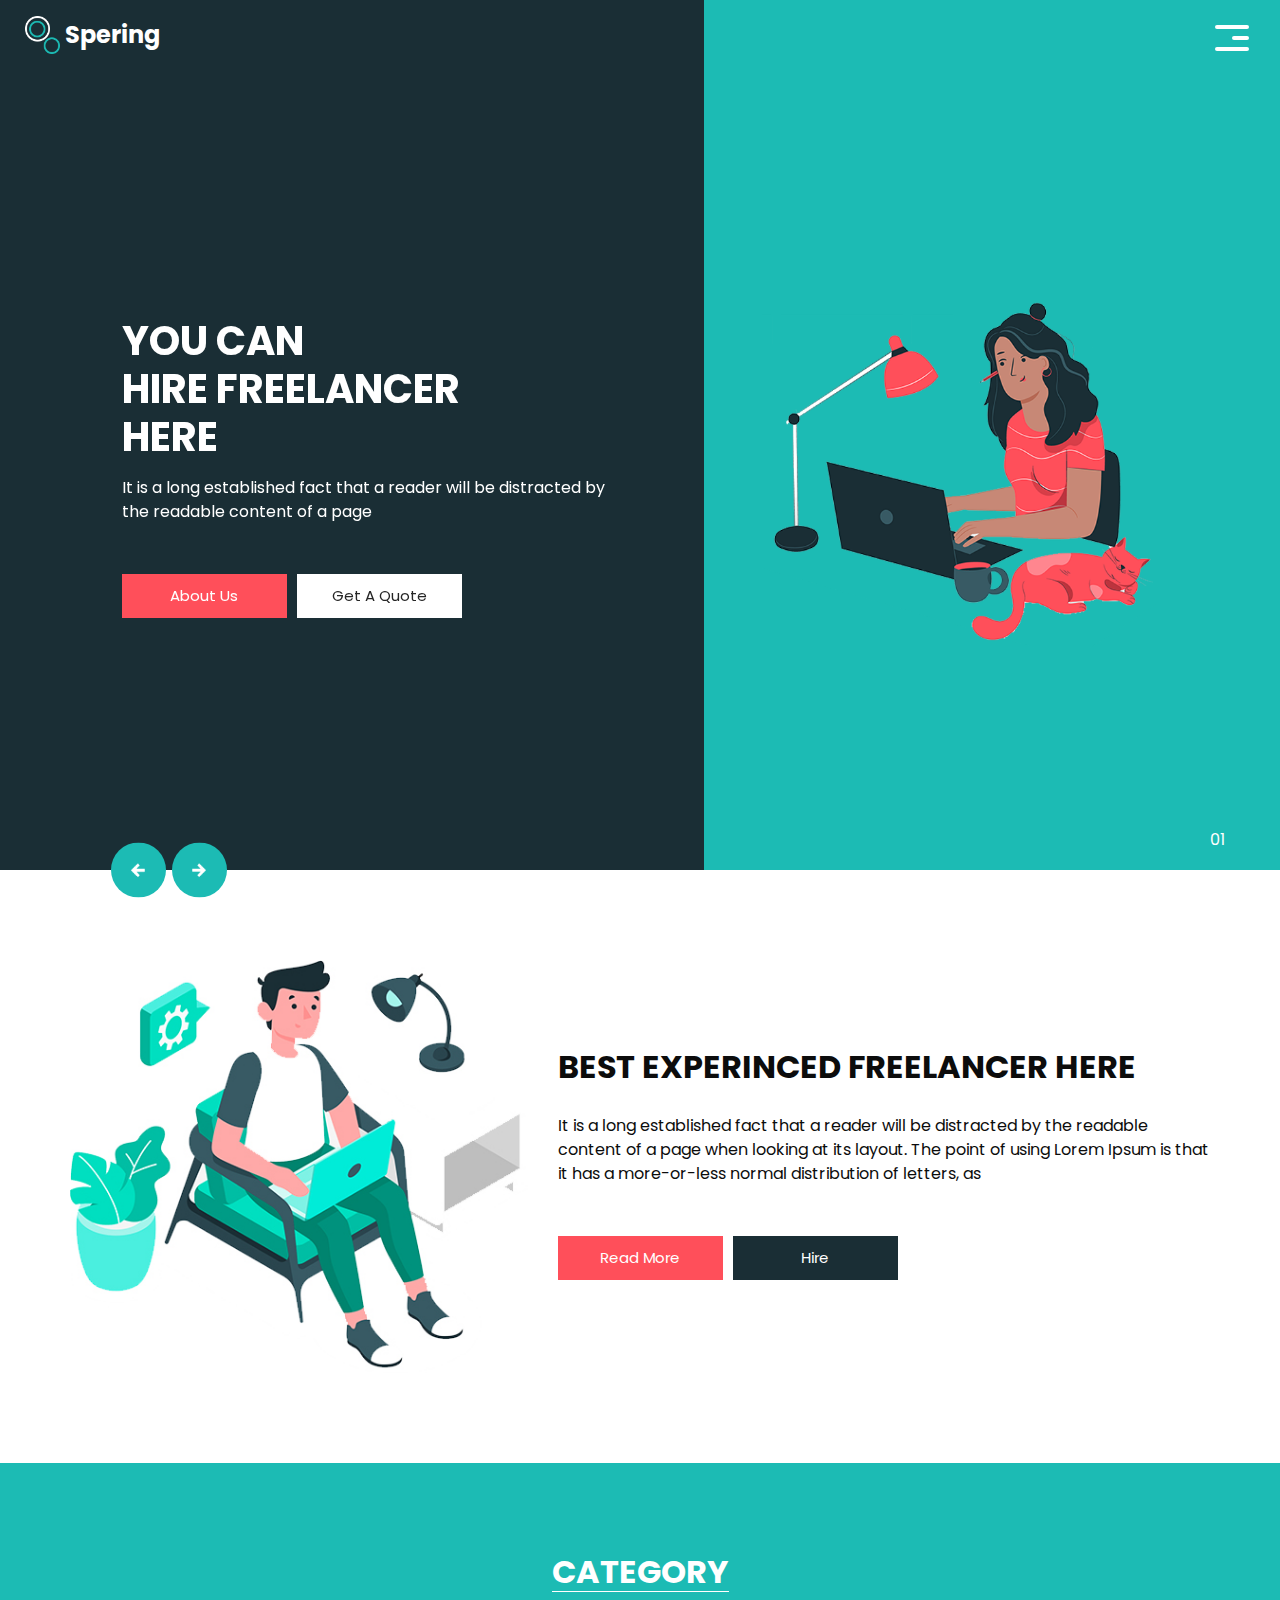
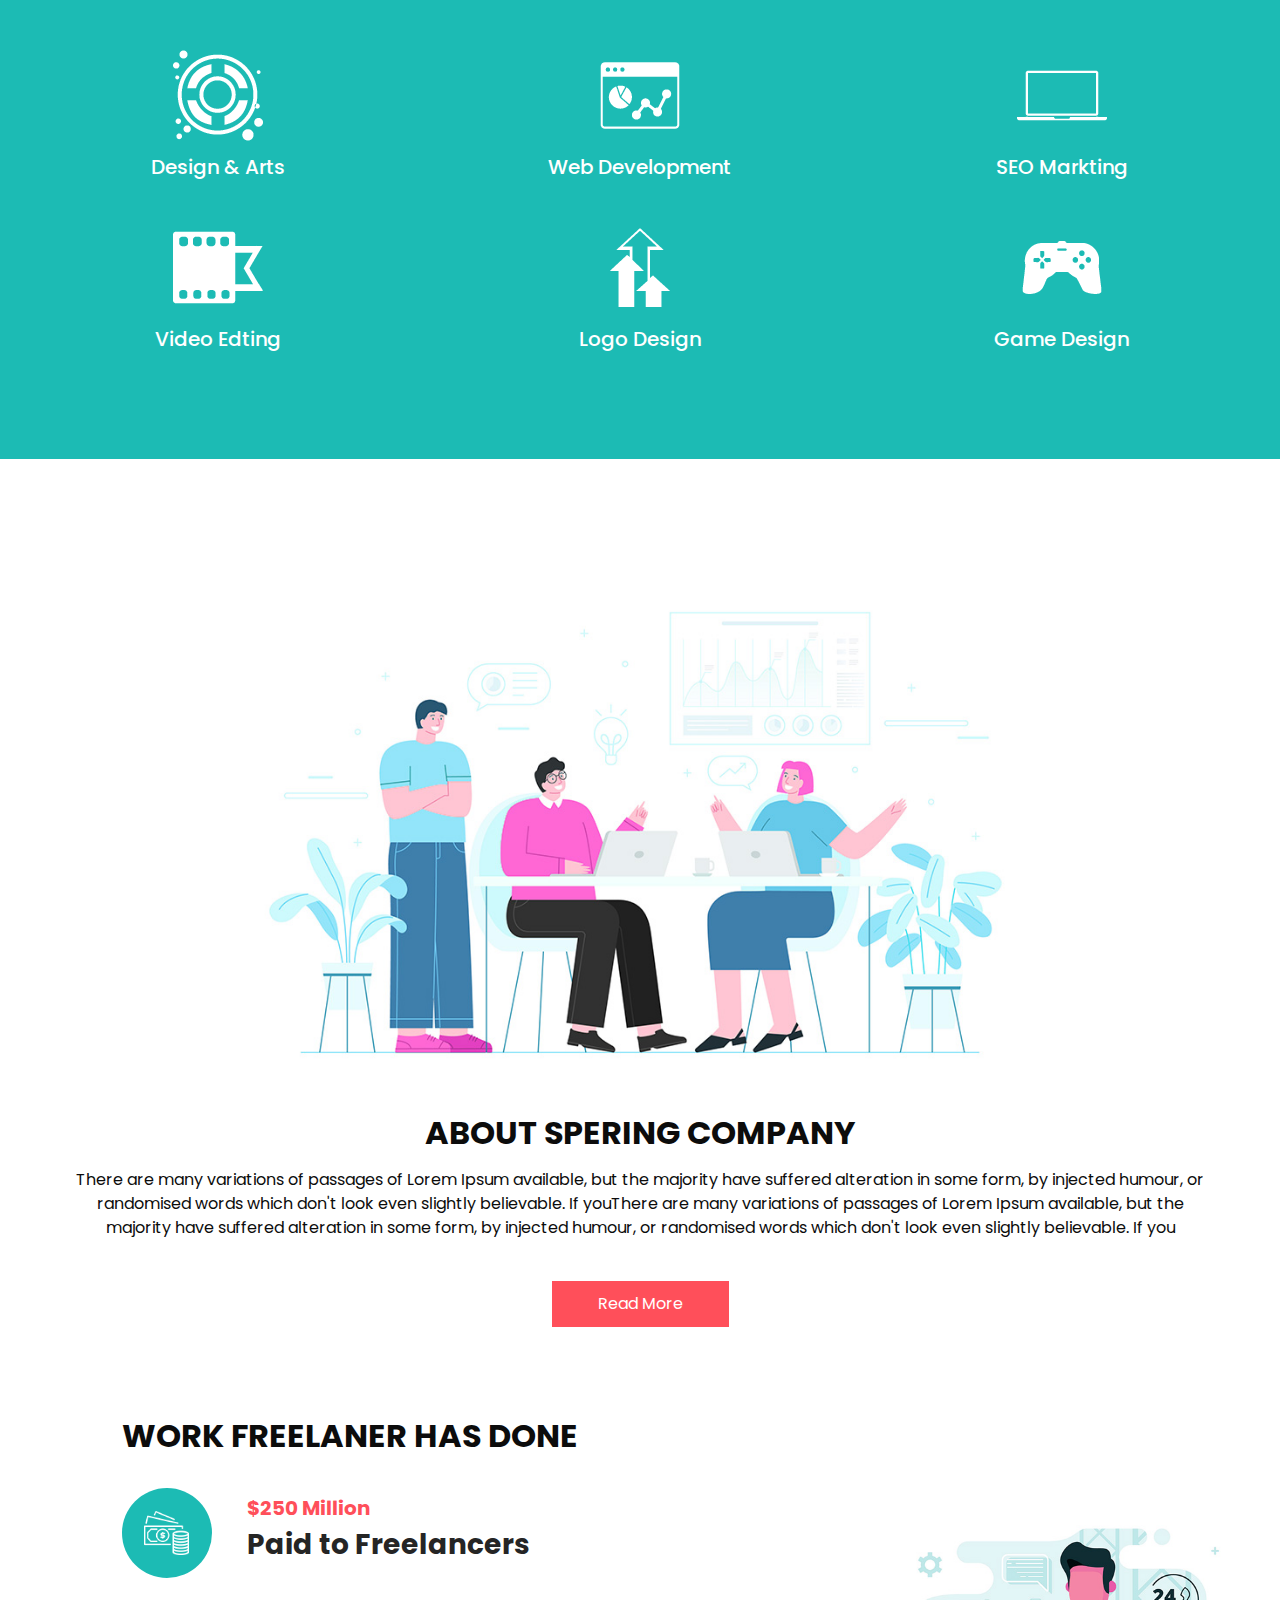
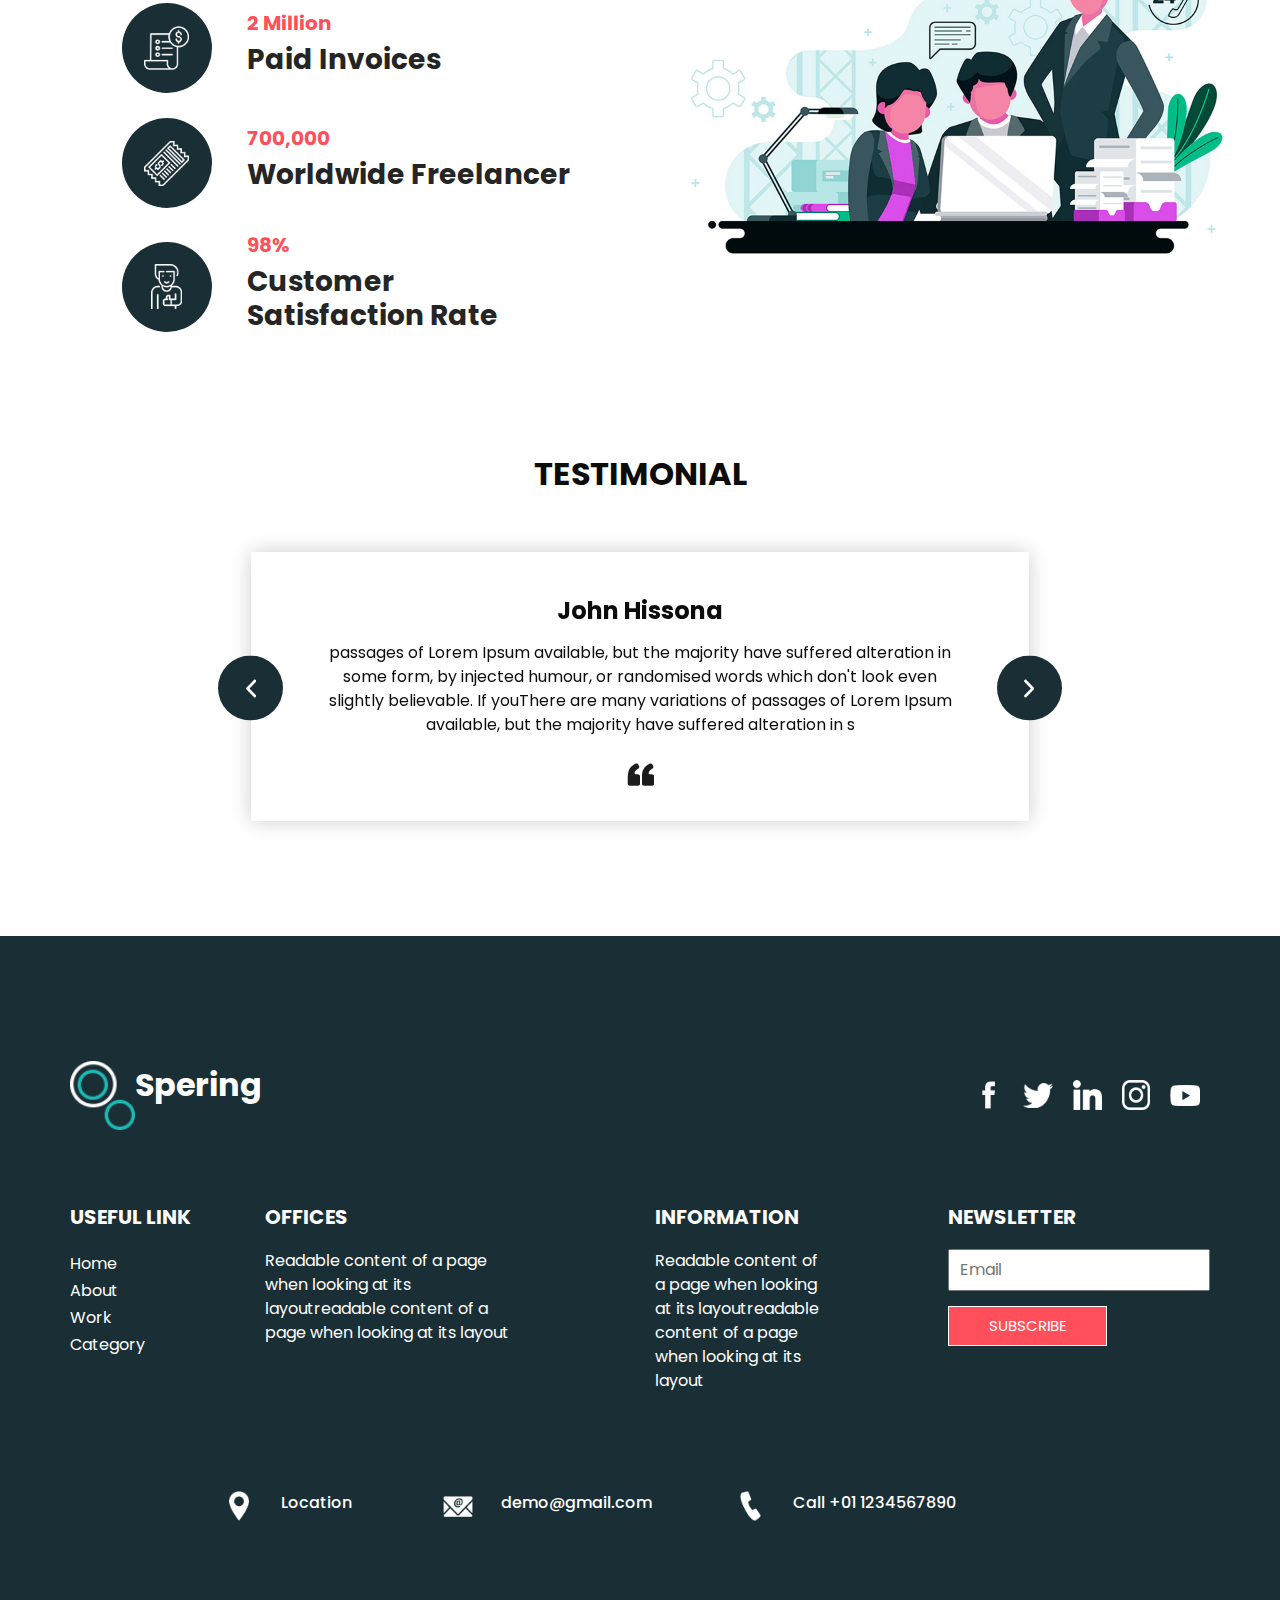
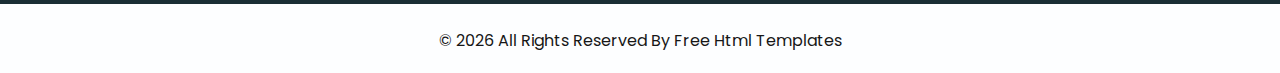
<file: index.html>
<!DOCTYPE html>
<html>

<head>
  <!-- Basic -->
  <meta charset="utf-8" />
  <meta http-equiv="X-UA-Compatible" content="IE=edge" />
  <!-- Mobile Metas -->
  <meta name="viewport" content="width=device-width, initial-scale=1, shrink-to-fit=no" />
  <!-- Site Metas -->
  <meta name="keywords" content="" />
  <meta name="description" content="" />
  <meta name="author" content="" />

  <title>Spering</title>

  <!-- bootstrap core css -->
  <link rel="stylesheet" type="text/css" href="css/bootstrap.css" />

  <link href="https://fonts.googleapis.com/css?family=Poppins:400,700&display=swap" rel="stylesheet">
  <!-- Custom styles for this template -->
  <link href="css/style.css" rel="stylesheet" />
  <!-- responsive style -->
  <link href="css/responsive.css" rel="stylesheet" />
</head>

<body>
  <div class="hero_area">
    <!-- header section strats -->
    <header class="header_section">
      <div class="container-fluid">
        <nav class="navbar navbar-expand-lg custom_nav-container">
          <a class="navbar-brand" href="index.html">
            <img src="images/logo.png" alt="" />
            <span>
              Spering
            </span>
          </a>
          <button class="navbar-toggler" type="button" data-toggle="collapse" data-target="#navbarSupportedContent" aria-controls="navbarSupportedContent" aria-expanded="false" aria-label="Toggle navigation">
            <span class="navbar-toggler-icon"></span>
          </button>

          <div class="collapse navbar-collapse" id="navbarSupportedContent">
            <ul class="navbar-nav  ">
              <li class="nav-item active">
                <a class="nav-link" href="index.html">Home <span class="sr-only">(current)</span></a>
              </li>
              <li class="nav-item">
                <a class="nav-link" href="about.html"> About</a>
              </li>
              <li class="nav-item">
                <a class="nav-link" href="work.html">Work </a>
              </li>
              <li class="nav-item">
                <a class="nav-link" href="category.html"> Category </a>
              </li>
            </ul>
            <div class="user_option">
              <a href="">
                <span>
                  Login
                </span>
              </a>
              <form class="form-inline my-2 my-lg-0 ml-0 ml-lg-4 mb-3 mb-lg-0">
                <button class="btn  my-2 my-sm-0 nav_search-btn" type="submit"></button>
              </form>
            </div>
          </div>
          <div>
            <div class="custom_menu-btn ">
              <button>
                <span class=" s-1">

                </span>
                <span class="s-2">

                </span>
                <span class="s-3">

                </span>
              </button>
            </div>
          </div>

        </nav>
      </div>
    </header>
    <!-- end header section -->
    <!-- slider section -->
    <section class="slider_section ">
      <div class="carousel_btn-container">
        <a class="carousel-control-prev" href="#carouselExampleIndicators" role="button" data-slide="prev">
          <span class="sr-only">Previous</span>
        </a>
        <a class="carousel-control-next" href="#carouselExampleIndicators" role="button" data-slide="next">
          <span class="sr-only">Next</span>
        </a>
      </div>
      <div id="carouselExampleIndicators" class="carousel slide" data-ride="carousel">
        <ol class="carousel-indicators">
          <li data-target="#carouselExampleIndicators" data-slide-to="0" class="active">01</li>
          <li data-target="#carouselExampleIndicators" data-slide-to="1">02</li>
          <li data-target="#carouselExampleIndicators" data-slide-to="2">03</li>
        </ol>
        <div class="carousel-inner">
          <div class="carousel-item active">
            <div class="container-fluid">
              <div class="row">
                <div class="col-md-5 offset-md-1">
                  <div class="detail-box">
                    <h1>
                      You Can <br>
                      Hire Freelancer <br>
                      Here
                    </h1>
                    <p>
                      It is a long established fact that a reader will be distracted by
                      the readable content of a page
                    </p>
                    <div class="btn-box">
                      <a href="" class="btn-1">
                        About Us
                      </a>
                      <a href="" class="btn-2">
                        Get A Quote
                      </a>
                    </div>
                  </div>
                </div>
                <div class="offset-md-1 col-md-4 img-container">
                  <div class="img-box">
                    <img src="images/slider-img.png" alt="">
                  </div>
                </div>
              </div>
            </div>
          </div>
          <div class="carousel-item ">
            <div class="container-fluid">
              <div class="row">
                <div class="col-md-5 offset-md-1">
                  <div class="detail-box">
                    <h1>
                      You Can <br>
                      Hire Freelancer <br>
                      Here
                    </h1>
                    <p>
                      It is a long established fact that a reader will be distracted by
                      the readable content of a page
                    </p>
                    <div class="btn-box">
                      <a href="" class="btn-1">
                        About Us
                      </a>
                      <a href="" class="btn-2">
                        Get A Quote
                      </a>
                    </div>
                  </div>
                </div>
                <div class="offset-md-1 col-md-4 img-container">
                  <div class="img-box">
                    <img src="images/slider-img.png" alt="">
                  </div>
                </div>
              </div>
            </div>
          </div>
          <div class="carousel-item ">
            <div class="container-fluid">
              <div class="row">
                <div class="col-md-5 offset-md-1">
                  <div class="detail-box">
                    <h1>
                      You Can <br>
                      Hire Freelancer <br>
                      Here
                    </h1>
                    <p>
                      It is a long established fact that a reader will be distracted by
                      the readable content of a page
                    </p>
                    <div class="btn-box">
                      <a href="" class="btn-1">
                        About Us
                      </a>
                      <a href="" class="btn-2">
                        Get A Quote
                      </a>
                    </div>
                  </div>
                </div>
                <div class="offset-md-1 col-md-4 img-container">
                  <div class="img-box">
                    <img src="images/slider-img.png" alt="">
                  </div>
                </div>
              </div>
            </div>
          </div>
        </div>

      </div>

    </section>
    <!-- end slider section -->
  </div>


  <!-- experience section -->

  <section class="experience_section layout_padding">
    <div class="container">
      <div class="row">
        <div class="col-md-5">
          <div class="img-box">
            <img src="images/experience-img.jpg" alt="">
          </div>
        </div>
        <div class="col-md-7">
          <div class="detail-box">
            <div class="heading_container">
              <h2>
                Best Experinced Freelancer Here
              </h2>
            </div>
            <p>
              It is a long established fact that a reader will be distracted by the readable content of a page when looking at its layout. The point of using Lorem Ipsum is that it has a more-or-less normal distribution of letters, as
            </p>
            <div class="btn-box">
              <a href="" class="btn-1">
                Read More
              </a>
              <a href="" class="btn-2">
                Hire
              </a>
            </div>
          </div>
        </div>

      </div>
    </div>
  </section>

  <!-- end experience section -->

  <!-- category section -->

  <section class="category_section layout_padding">
    <div class="container">
      <div class="heading_container">
        <h2>
          Category
        </h2>
      </div>
      <div class="category_container">
        <div class="box">
          <div class="img-box">
            <img src="images/c1.png" alt="">
          </div>
          <div class="detail-box">
            <h5>
              Design & Arts
            </h5>
          </div>
        </div>
        <div class="box">
          <div class="img-box">
            <img src="images/c2.png" alt="">
          </div>
          <div class="detail-box">
            <h5>
              Web Development
            </h5>
          </div>
        </div>
        <div class="box">
          <div class="img-box">
            <img src="images/c3.png" alt="">
          </div>
          <div class="detail-box">
            <h5>
              SEO Markting
            </h5>
          </div>
        </div>
        <div class="box">
          <div class="img-box">
            <img src="images/c4.png" alt="">
          </div>
          <div class="detail-box">
            <h5>
              Video Edting
            </h5>
          </div>
        </div>
        <div class="box">
          <div class="img-box">
            <img src="images/c5.png" alt="">
          </div>
          <div class="detail-box">
            <h5>
              Logo Design
            </h5>
          </div>
        </div>
        <div class="box">
          <div class="img-box">
            <img src="images/c6.png" alt="">
          </div>
          <div class="detail-box">
            <h5>
              Game Design
            </h5>
          </div>
        </div>
      </div>
    </div>
  </section>


  <!-- end category section -->

  <!-- about section -->

  <section class="about_section layout_padding">
    <div class="container">
      <div class="row">
        <div class="col-md-10 col-lg-9 mx-auto">
          <div class="img-box">
            <img src="images/about-img.jpg" alt="">
          </div>
        </div>
      </div>
      <div class="detail-box">
        <h2>
          About Spering Company
        </h2>
        <p>
          There are many variations of passages of Lorem Ipsum available, but the majority have suffered alteration in some form, by injected humour, or randomised words which don't look even slightly believable. If youThere are many variations of passages of Lorem Ipsum available, but the majority have suffered alteration in some form, by injected humour, or randomised words which don't look even slightly believable. If you
        </p>
        <a href="">
          Read More
        </a>
      </div>
    </div>
  </section>

  <!-- end about section -->

  <!-- freelance section -->

  <section class="freelance_section ">
    <div id="accordion">
      <div class="container-fluid">
        <div class="row">
          <div class="col-md-5 offset-md-1">
            <div class="detail-box">
              <div class="heading_container">
                <h2>
                  Work Freelaner Has Done
                </h2>
              </div>
              <div class="tab_container">
                <div class="t-link-box" data-toggle="collapse" data-target="#collapseOne" aria-expanded="true" aria-controls="collapseOne">
                  <div class="img-box">
                    <img src="images/f1.png" alt="">
                  </div>
                  <div class="detail-box">
                    <h5>
                      $250 Million
                    </h5>
                    <h3>
                      Paid to Freelancers
                    </h3>
                  </div>
                </div>
                <div class="t-link-box collapsed" data-toggle="collapse" data-target="#collapseTwo" aria-expanded="false" aria-controls="collapseTwo">
                  <div class="img-box">
                    <img src="images/f2.png" alt="">
                  </div>
                  <div class="detail-box">
                    <h5>
                      2 Million
                    </h5>
                    <h3>
                      Paid Invoices
                    </h3>
                  </div>
                </div>
                <div class="t-link-box collapsed" data-toggle="collapse" data-target="#collapseThree" aria-expanded="false" aria-controls="collapseThree">
                  <div class="img-box">
                    <img src="images/f3.png" alt="">
                  </div>
                  <div class="detail-box">
                    <h5>
                      700,000
                    </h5>
                    <h3>
                      Worldwide Freelancer
                    </h3>
                  </div>
                </div>
                <div class="t-link-box collapsed" data-toggle="collapse" data-target="#collapseFour" aria-expanded="false" aria-controls="collapseFour">
                  <div class="img-box">
                    <img src="images/f4.png" alt="">
                  </div>
                  <div class="detail-box">
                    <h5>
                      98%
                    </h5>
                    <h3>
                      Customer <br>
                      Satisfaction Rate
                    </h3>
                  </div>
                </div>
              </div>
            </div>
          </div>
          <div class="col-md-6">
            <div class="collapse show" id="collapseOne" aria-labelledby="headingOne" data-parent="#accordion">
              <div class="img-box">
                <img src="images/freelance-img.jpg" alt="">
              </div>
            </div>
            <div class="collapse" id="collapseTwo" aria-labelledby="headingTwo" data-parent="#accordion">
              <div class="img-box">
                <img src="images/freelance-img.jpg" alt="">
              </div>
            </div>
            <div class="collapse" id="collapseThree" aria-labelledby="headingThree" data-parent="#accordion">
              <div class="img-box">
                <img src="images/freelance-img.jpg" alt="">
              </div>
            </div>
            <div class="collapse" id="collapseFour" aria-labelledby="headingfour" data-parent="#accordion">
              <div class="img-box">
                <img src="images/freelance-img.jpg" alt="">
              </div>
            </div>
          </div>
        </div>
      </div>
    </div>
  </section>

  <!-- end freelance section -->

  <!-- client section -->

  <section class="client_section layout_padding">
    <div class="container">
      <div class="row">
        <div class="col-lg-9 col-md-10 mx-auto">
          <div class="heading_container">
            <h2>
              Testimonial
            </h2>
          </div>
          <div id="carouselExampleControls" class="carousel slide" data-ride="carousel">
            <div class="carousel-inner">
              <div class="carousel-item active">
                <div class="detail-box">
                  <h4>
                    John Hissona
                  </h4>
                  <p>
                    passages of Lorem Ipsum available, but the majority have suffered alteration in some form, by injected humour, or randomised words which don't look even slightly believable. If youThere are many variations of passages of Lorem Ipsum available, but the majority have suffered alteration in s
                  </p>
                  <img src="images/quote.png" alt="">
                </div>
              </div>
              <div class="carousel-item">
                <div class="detail-box">
                  <h4>
                    John Hissona
                  </h4>
                  <p>
                    passages of Lorem Ipsum available, but the majority have suffered alteration in some form, by injected humour, or randomised words which don't look even slightly believable. If youThere are many variations of passages of Lorem Ipsum available, but the majority have suffered alteration in s
                  </p>
                  <img src="images/quote.png" alt="">
                </div>
              </div>
              <div class="carousel-item">
                <div class="detail-box">
                  <h4>
                    John Hissona
                  </h4>
                  <p>
                    passages of Lorem Ipsum available, but the majority have suffered alteration in some form, by injected humour, or randomised words which don't look even slightly believable. If youThere are many variations of passages of Lorem Ipsum available, but the majority have suffered alteration in s
                  </p>
                  <img src="images/quote.png" alt="">
                </div>
              </div>
            </div>
            <a class="carousel-control-prev" href="#carouselExampleControls" role="button" data-slide="prev">
              <span class="sr-only">Previous</span>
            </a>
            <a class="carousel-control-next" href="#carouselExampleControls" role="button" data-slide="next">
              <span class="sr-only">Next</span>
            </a>
          </div>
        </div>
      </div>
    </div>
  </section>

  <!-- end client section -->



  <!-- info section -->

  <section class="info_section ">
    <div class="info_container layout_padding-top">
      <div class="container">
        <div class="info_top">
          <div class="info_logo">
            <img src="images/logo.png" alt="" />
            <span>
              Spering
            </span>
          </div>
          <div class="social_box">
            <a href="#">
              <img src="images/fb.png" alt="">
            </a>
            <a href="#">
              <img src="images/twitter.png" alt="">
            </a>
            <a href="#">
              <img src="images/linkedin.png" alt="">
            </a>
            <a href="#">
              <img src="images/instagram.png" alt="">
            </a>
            <a href="#">
              <img src="images/youtube.png" alt="">
            </a>
          </div>
        </div>

        <div class="info_main">
          <div class="row">
            <div class="col-md-3 col-lg-2">
              <div class="info_link-box">
                <h5>
                  Useful Link
                </h5>
                <ul>
                  <li class=" active">
                    <a class="" href="index.html">Home <span class="sr-only">(current)</span></a>
                  </li>
                  <li class="">
                    <a class="" href="about.html">About </a>
                  </li>
                  <li class="">
                    <a class="" href="work.html">Work </a>
                  </li>
                  <li class="">
                    <a class="" href="category.html">Category </a>
                  </li>
                </ul>
              </div>
            </div>
            <div class="col-md-3 ">
              <h5>
                Offices
              </h5>
              <p>
                Readable content of a page when looking at its layoutreadable content of a page when looking at its layout
              </p>
            </div>

            <div class="col-md-3 col-lg-2 offset-lg-1">
              <h5>
                Information
              </h5>
              <p>
                Readable content of a page when looking at its layoutreadable content of a page when looking at its layout
              </p>
            </div>

            <div class="col-md-3  offset-lg-1">
              <div class="info_form ">
                <h5>
                  Newsletter
                </h5>
                <form action="">
                  <input type="email" placeholder="Email">
                  <button>
                    Subscribe
                  </button>
                </form>
              </div>
            </div>
          </div>
        </div>
        <div class="row">
          <div class="col-lg-9 col-md-10 mx-auto">
            <div class="info_contact layout_padding2">
              <div class="row">
                <div class="col-md-3">
                  <a href="#" class="link-box">
                    <div class="img-box">
                      <img src="images/location.png" alt="">
                    </div>
                    <div class="detail-box">
                      <h6>
                        Location
                      </h6>
                    </div>
                  </a>
                </div>
                <div class="col-md-4">
                  <a href="#" class="link-box">
                    <div class="img-box">
                      <img src="images/mail.png" alt="">
                    </div>
                    <div class="detail-box">
                      <h6>
                        demo@gmail.com
                      </h6>
                    </div>
                  </a>
                </div>
                <div class="col-md-5">
                  <a href="#" class="link-box">
                    <div class="img-box">
                      <img src="images/call.png" alt="">
                    </div>
                    <div class="detail-box">
                      <h6>
                        Call +01 1234567890
                      </h6>
                    </div>
                  </a>
                </div>
              </div>
            </div>
          </div>
        </div>

      </div>
    </div>
  </section>

  <!-- end info section -->

  <!-- footer section -->
  <footer class="container-fluid footer_section ">
    <div class="container">
      <p>
        &copy; <span id="displayDate"></span> All Rights Reserved By
        <a href="https://html.design/">Free Html Templates</a>
      </p>
    </div>
  </footer>
  <!-- end  footer section -->


  <script src="js/jquery-3.4.1.min.js"></script>
  <script src="js/bootstrap.js"></script>
  <script src="js/custom.js"></script>


</body>
</body>

</html>
</file>
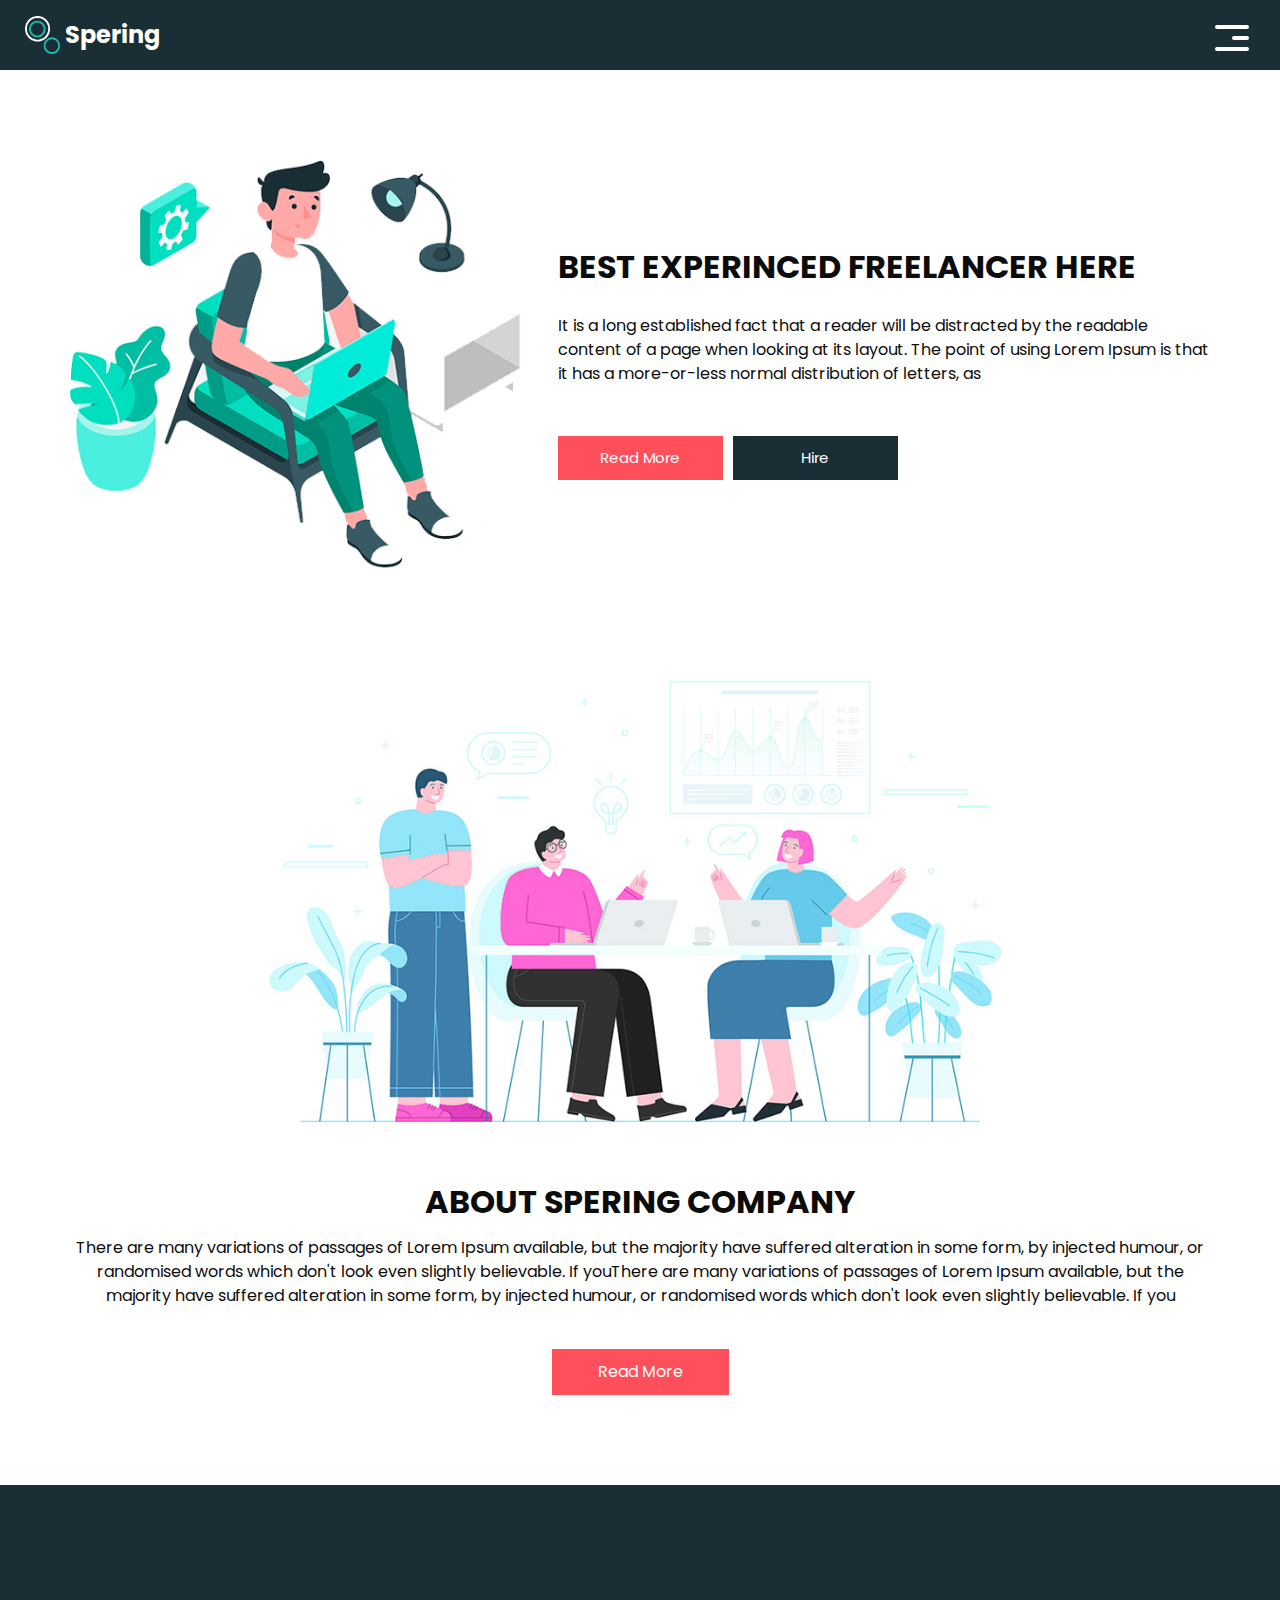
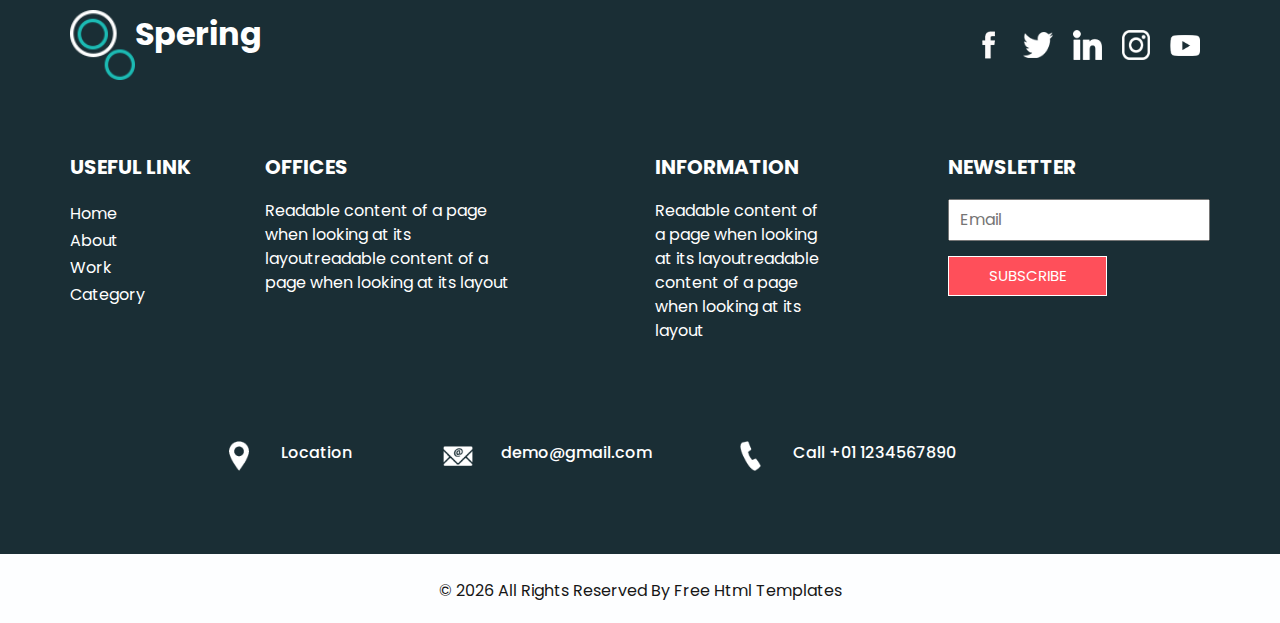
<file: about.html>
<!DOCTYPE html>
<html>

<head>
  <!-- Basic -->
  <meta charset="utf-8" />
  <meta http-equiv="X-UA-Compatible" content="IE=edge" />
  <!-- Mobile Metas -->
  <meta name="viewport" content="width=device-width, initial-scale=1, shrink-to-fit=no" />
  <!-- Site Metas -->
  <meta name="keywords" content="" />
  <meta name="description" content="" />
  <meta name="author" content="" />

  <title>Spering</title>

  <!-- bootstrap core css -->
  <link rel="stylesheet" type="text/css" href="css/bootstrap.css" />

  <link href="https://fonts.googleapis.com/css?family=Poppins:400,700&display=swap" rel="stylesheet">
  <!-- Custom styles for this template -->
  <link href="css/style.css" rel="stylesheet" />
  <!-- responsive style -->
  <link href="css/responsive.css" rel="stylesheet" />
</head>

<body class="sub_page">
  <div class="hero_area">
    <!-- header section strats -->
    <header class="header_section">
      <div class="container-fluid">
        <nav class="navbar navbar-expand-lg custom_nav-container">
          <a class="navbar-brand" href="index.html">
            <img src="images/logo.png" alt="" />
            <span>
              Spering
            </span>
          </a>
          <button class="navbar-toggler" type="button" data-toggle="collapse" data-target="#navbarSupportedContent" aria-controls="navbarSupportedContent" aria-expanded="false" aria-label="Toggle navigation">
            <span class="navbar-toggler-icon"></span>
          </button>

          <div class="collapse navbar-collapse" id="navbarSupportedContent">
            <ul class="navbar-nav  ">
              <li class="nav-item">
                <a class="nav-link" href="index.html">Home <span class="sr-only">(current)</span></a>
              </li>
              <li class="nav-item active">
                <a class="nav-link" href="about.html"> About</a>
              </li>
              <li class="nav-item">
                <a class="nav-link" href="work.html">Work </a>
              </li>
              <li class="nav-item">
                <a class="nav-link" href="category.html"> Category </a>
              </li>
            </ul>
            <div class="user_option">
              <a href="">
                <span>
                  Login
                </span>
              </a>
              <form class="form-inline my-2 my-lg-0 ml-0 ml-lg-4 mb-3 mb-lg-0">
                <button class="btn  my-2 my-sm-0 nav_search-btn" type="submit"></button>
              </form>
            </div>
          </div>
          <div>
            <div class="custom_menu-btn ">
              <button>
                <span class=" s-1">

                </span>
                <span class="s-2">

                </span>
                <span class="s-3">

                </span>
              </button>
            </div>
          </div>

        </nav>
      </div>
    </header>
    <!-- end header section -->
  </div>


  <!-- experience section -->

  <section class="experience_section layout_padding-top layout_padding2-bottom">
    <div class="container">
      <div class="row">
        <div class="col-md-5">
          <div class="img-box">
            <img src="images/experience-img.jpg" alt="">
          </div>
        </div>
        <div class="col-md-7">
          <div class="detail-box">
            <div class="heading_container">
              <h2>
                Best Experinced Freelancer Here
              </h2>
            </div>
            <p>
              It is a long established fact that a reader will be distracted by the readable content of a page when looking at its layout. The point of using Lorem Ipsum is that it has a more-or-less normal distribution of letters, as
            </p>
            <div class="btn-box">
              <a href="" class="btn-1">
                Read More
              </a>
              <a href="" class="btn-2">
                Hire
              </a>
            </div>
          </div>
        </div>

      </div>
    </div>
  </section>

  <!-- end experience section -->


  <!-- about section -->

  <section class="about_section layout_padding-bottom">
    <div class="container">
      <div class="row">
        <div class="col-md-10 col-lg-9 mx-auto">
          <div class="img-box">
            <img src="images/about-img.jpg" alt="">
          </div>
        </div>
      </div>
      <div class="detail-box">
        <h2>
          About Spering Company
        </h2>
        <p>
          There are many variations of passages of Lorem Ipsum available, but the majority have suffered alteration in some form, by injected humour, or randomised words which don't look even slightly believable. If youThere are many variations of passages of Lorem Ipsum available, but the majority have suffered alteration in some form, by injected humour, or randomised words which don't look even slightly believable. If you
        </p>
        <a href="">
          Read More
        </a>
      </div>
    </div>
  </section>

  <!-- end about section -->

  <!-- info section -->

  <section class="info_section ">
    <div class="info_container layout_padding-top">
      <div class="container">
        <div class="info_top">
          <div class="info_logo">
            <img src="images/logo.png" alt="" />
            <span>
              Spering
            </span>
          </div>
          <div class="social_box">
            <a href="#">
              <img src="images/fb.png" alt="">
            </a>
            <a href="#">
              <img src="images/twitter.png" alt="">
            </a>
            <a href="#">
              <img src="images/linkedin.png" alt="">
            </a>
            <a href="#">
              <img src="images/instagram.png" alt="">
            </a>
            <a href="#">
              <img src="images/youtube.png" alt="">
            </a>
          </div>
        </div>

        <div class="info_main">
          <div class="row">
            <div class="col-md-3 col-lg-2">
              <div class="info_link-box">
                <h5>
                  Useful Link
                </h5>
                <ul>
                  <li class=" active">
                    <a class="" href="index.html">Home <span class="sr-only">(current)</span></a>
                  </li>
                  <li class="">
                    <a class="" href="about.html">About </a>
                  </li>
                  <li class="">
                    <a class="" href="work.html">Work </a>
                  </li>
                  <li class="">
                    <a class="" href="category.html">Category </a>
                  </li>
                </ul>
              </div>
            </div>
            <div class="col-md-3 ">
              <h5>
                Offices
              </h5>
              <p>
                Readable content of a page when looking at its layoutreadable content of a page when looking at its layout
              </p>
            </div>

            <div class="col-md-3 col-lg-2 offset-lg-1">
              <h5>
                Information
              </h5>
              <p>
                Readable content of a page when looking at its layoutreadable content of a page when looking at its layout
              </p>
            </div>

            <div class="col-md-3  offset-lg-1">
              <div class="info_form ">
                <h5>
                  Newsletter
                </h5>
                <form action="">
                  <input type="email" placeholder="Email">
                  <button>
                    Subscribe
                  </button>
                </form>
              </div>
            </div>
          </div>
        </div>
        <div class="row">
          <div class="col-lg-9 col-md-10 mx-auto">
            <div class="info_contact layout_padding2">
              <div class="row">
                <div class="col-md-3">
                  <a href="#" class="link-box">
                    <div class="img-box">
                      <img src="images/location.png" alt="">
                    </div>
                    <div class="detail-box">
                      <h6>
                        Location
                      </h6>
                    </div>
                  </a>
                </div>
                <div class="col-md-4">
                  <a href="#" class="link-box">
                    <div class="img-box">
                      <img src="images/mail.png" alt="">
                    </div>
                    <div class="detail-box">
                      <h6>
                        demo@gmail.com
                      </h6>
                    </div>
                  </a>
                </div>
                <div class="col-md-5">
                  <a href="#" class="link-box">
                    <div class="img-box">
                      <img src="images/call.png" alt="">
                    </div>
                    <div class="detail-box">
                      <h6>
                        Call +01 1234567890
                      </h6>
                    </div>
                  </a>
                </div>
              </div>
            </div>
          </div>
        </div>

      </div>
    </div>
  </section>

  <!-- end info section -->

  <!-- footer section -->
  <footer class="container-fluid footer_section ">
    <div class="container">
      <p>
        &copy; <span id="displayDate"></span> All Rights Reserved By
        <a href="https://html.design/">Free Html Templates</a>
      </p>
    </div>
  </footer>
  <!-- end  footer section -->


  <script src="js/jquery-3.4.1.min.js"></script>
  <script src="js/bootstrap.js"></script>
  <script src="js/custom.js"></script>


</body>
</body>

</html>
</file>
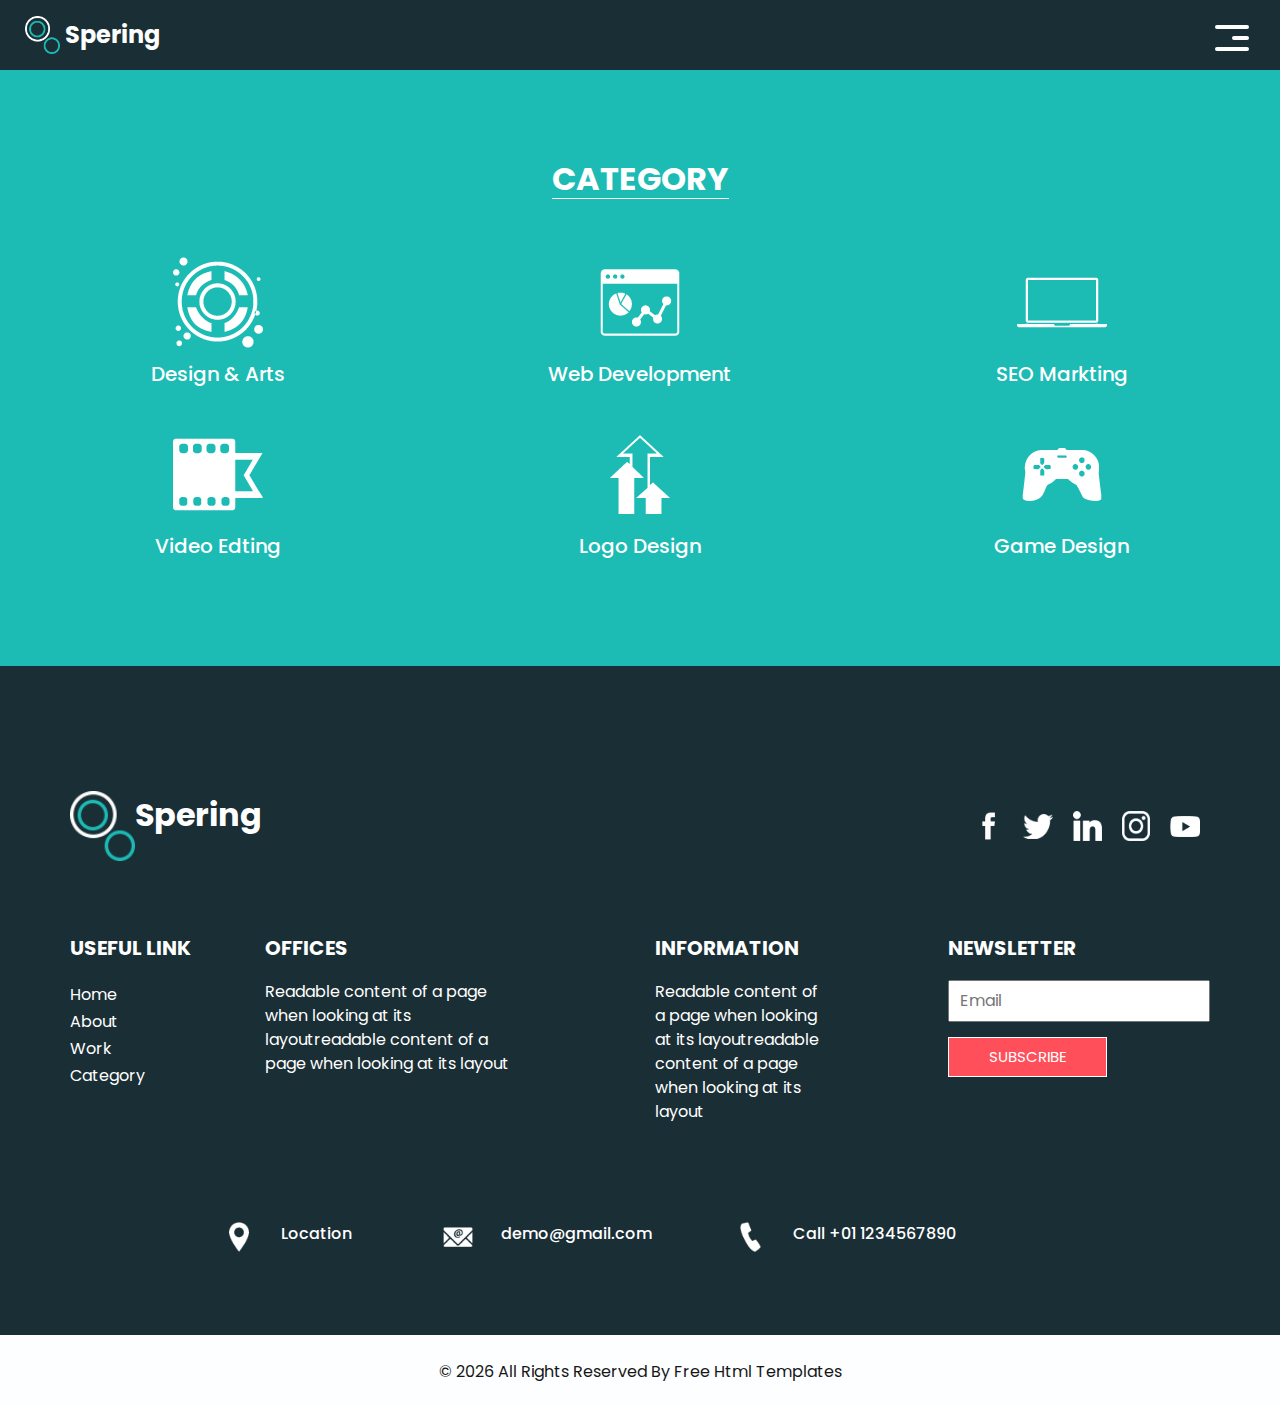
<file: category.html>
<!DOCTYPE html>
<html>

<head>
  <!-- Basic -->
  <meta charset="utf-8" />
  <meta http-equiv="X-UA-Compatible" content="IE=edge" />
  <!-- Mobile Metas -->
  <meta name="viewport" content="width=device-width, initial-scale=1, shrink-to-fit=no" />
  <!-- Site Metas -->
  <meta name="keywords" content="" />
  <meta name="description" content="" />
  <meta name="author" content="" />

  <title>Spering</title>

  <!-- bootstrap core css -->
  <link rel="stylesheet" type="text/css" href="css/bootstrap.css" />

  <link href="https://fonts.googleapis.com/css?family=Poppins:400,700&display=swap" rel="stylesheet">
  <!-- Custom styles for this template -->
  <link href="css/style.css" rel="stylesheet" />
  <!-- responsive style -->
  <link href="css/responsive.css" rel="stylesheet" />
</head>

<body class="sub_page">
  <div class="hero_area">
    <!-- header section strats -->
    <header class="header_section">
      <div class="container-fluid">
        <nav class="navbar navbar-expand-lg custom_nav-container">
          <a class="navbar-brand" href="index.html">
            <img src="images/logo.png" alt="" />
            <span>
              Spering
            </span>
          </a>
          <button class="navbar-toggler" type="button" data-toggle="collapse" data-target="#navbarSupportedContent" aria-controls="navbarSupportedContent" aria-expanded="false" aria-label="Toggle navigation">
            <span class="navbar-toggler-icon"></span>
          </button>

          <div class="collapse navbar-collapse" id="navbarSupportedContent">
            <ul class="navbar-nav  ">
              <li class="nav-item ">
                <a class="nav-link" href="index.html">Home <span class="sr-only">(current)</span></a>
              </li>
              <li class="nav-item">
                <a class="nav-link" href="about.html"> About</a>
              </li>
              <li class="nav-item">
                <a class="nav-link" href="work.html">Work </a>
              </li>
              <li class="nav-item active">
                <a class="nav-link" href="category.html"> Category </a>
              </li>
            </ul>
            <div class="user_option">
              <a href="">
                <span>
                  Login
                </span>
              </a>
              <form class="form-inline my-2 my-lg-0 ml-0 ml-lg-4 mb-3 mb-lg-0">
                <button class="btn  my-2 my-sm-0 nav_search-btn" type="submit"></button>
              </form>
            </div>
          </div>
          <div>
            <div class="custom_menu-btn ">
              <button>
                <span class=" s-1">

                </span>
                <span class="s-2">

                </span>
                <span class="s-3">

                </span>
              </button>
            </div>
          </div>

        </nav>
      </div>
    </header>
    <!-- end header section -->
  </div>

  <!-- category section -->

  <section class="category_section layout_padding">
    <div class="container">
      <div class="heading_container">
        <h2>
          Category
        </h2>
      </div>
      <div class="category_container">
        <div class="box">
          <div class="img-box">
            <img src="images/c1.png" alt="">
          </div>
          <div class="detail-box">
            <h5>
              Design & Arts
            </h5>
          </div>
        </div>
        <div class="box">
          <div class="img-box">
            <img src="images/c2.png" alt="">
          </div>
          <div class="detail-box">
            <h5>
              Web Development
            </h5>
          </div>
        </div>
        <div class="box">
          <div class="img-box">
            <img src="images/c3.png" alt="">
          </div>
          <div class="detail-box">
            <h5>
              SEO Markting
            </h5>
          </div>
        </div>
        <div class="box">
          <div class="img-box">
            <img src="images/c4.png" alt="">
          </div>
          <div class="detail-box">
            <h5>
              Video Edting
            </h5>
          </div>
        </div>
        <div class="box">
          <div class="img-box">
            <img src="images/c5.png" alt="">
          </div>
          <div class="detail-box">
            <h5>
              Logo Design
            </h5>
          </div>
        </div>
        <div class="box">
          <div class="img-box">
            <img src="images/c6.png" alt="">
          </div>
          <div class="detail-box">
            <h5>
              Game Design
            </h5>
          </div>
        </div>
      </div>
    </div>
  </section>
  <!-- end category section -->

  <!-- info section -->

  <section class="info_section ">
    <div class="info_container layout_padding-top">
      <div class="container">
        <div class="info_top">
          <div class="info_logo">
            <img src="images/logo.png" alt="" />
            <span>
              Spering
            </span>
          </div>
          <div class="social_box">
            <a href="#">
              <img src="images/fb.png" alt="">
            </a>
            <a href="#">
              <img src="images/twitter.png" alt="">
            </a>
            <a href="#">
              <img src="images/linkedin.png" alt="">
            </a>
            <a href="#">
              <img src="images/instagram.png" alt="">
            </a>
            <a href="#">
              <img src="images/youtube.png" alt="">
            </a>
          </div>
        </div>

        <div class="info_main">
          <div class="row">
            <div class="col-md-3 col-lg-2">
              <div class="info_link-box">
                <h5>
                  Useful Link
                </h5>
                <ul>
                  <li class=" active">
                    <a class="" href="index.html">Home <span class="sr-only">(current)</span></a>
                  </li>
                  <li class="">
                    <a class="" href="about.html">About </a>
                  </li>
                  <li class="">
                    <a class="" href="work.html">Work </a>
                  </li>
                  <li class="">
                    <a class="" href="category.html">Category </a>
                  </li>
                </ul>
              </div>
            </div>
            <div class="col-md-3 ">
              <h5>
                Offices
              </h5>
              <p>
                Readable content of a page when looking at its layoutreadable content of a page when looking at its layout
              </p>
            </div>

            <div class="col-md-3 col-lg-2 offset-lg-1">
              <h5>
                Information
              </h5>
              <p>
                Readable content of a page when looking at its layoutreadable content of a page when looking at its layout
              </p>
            </div>

            <div class="col-md-3  offset-lg-1">
              <div class="info_form ">
                <h5>
                  Newsletter
                </h5>
                <form action="">
                  <input type="email" placeholder="Email">
                  <button>
                    Subscribe
                  </button>
                </form>
              </div>
            </div>
          </div>
        </div>
        <div class="row">
          <div class="col-lg-9 col-md-10 mx-auto">
            <div class="info_contact layout_padding2">
              <div class="row">
                <div class="col-md-3">
                  <a href="#" class="link-box">
                    <div class="img-box">
                      <img src="images/location.png" alt="">
                    </div>
                    <div class="detail-box">
                      <h6>
                        Location
                      </h6>
                    </div>
                  </a>
                </div>
                <div class="col-md-4">
                  <a href="#" class="link-box">
                    <div class="img-box">
                      <img src="images/mail.png" alt="">
                    </div>
                    <div class="detail-box">
                      <h6>
                        demo@gmail.com
                      </h6>
                    </div>
                  </a>
                </div>
                <div class="col-md-5">
                  <a href="#" class="link-box">
                    <div class="img-box">
                      <img src="images/call.png" alt="">
                    </div>
                    <div class="detail-box">
                      <h6>
                        Call +01 1234567890
                      </h6>
                    </div>
                  </a>
                </div>
              </div>
            </div>
          </div>
        </div>

      </div>
    </div>
  </section>

  <!-- end info section -->

  <!-- footer section -->
  <footer class="container-fluid footer_section ">
    <div class="container">
      <p>
        &copy; <span id="displayDate"></span> All Rights Reserved By
        <a href="https://html.design/">Free Html Templates</a>
      </p>
    </div>
  </footer>
  <!-- end  footer section -->


  <script src="js/jquery-3.4.1.min.js"></script>
  <script src="js/bootstrap.js"></script>
  <script src="js/custom.js"></script>

</body>
</body>

</html>
</file>
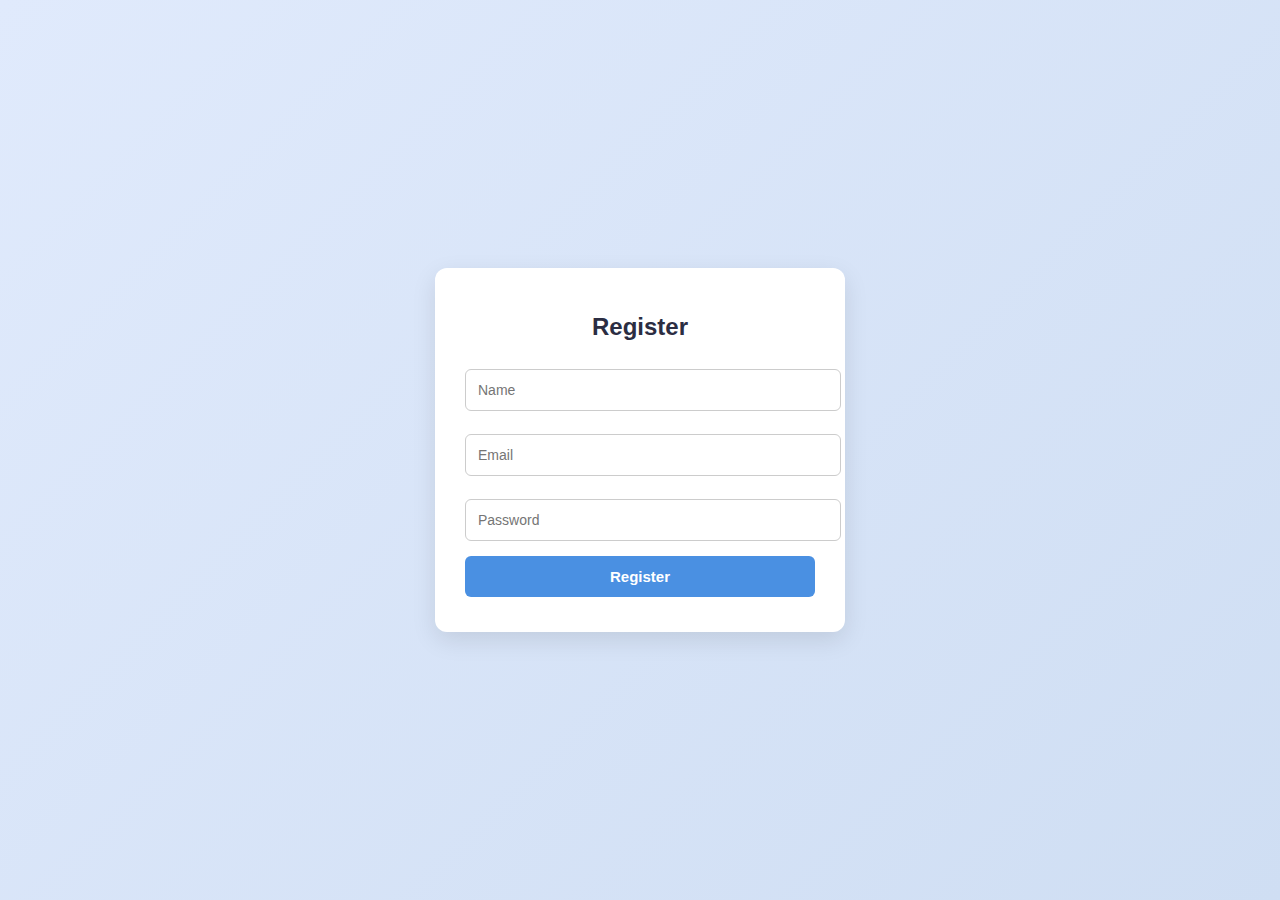
<file: register.html>
<!DOCTYPE html>
<html lang="en">
<head>
    <meta charset="UTF-8">
    <title>Register</title>
    <style>
/* ====== General Style ====== */
body {
    font-family: 'Segoe UI', Tahoma, Geneva, Verdana, sans-serif;
    background: linear-gradient(135deg, #e0eafc, #cfdef3);
    display: flex;
    justify-content: center;
    align-items: center;
    height: 100vh;
    margin: 0;
}

/* ====== Register Container ====== */
.register-container {
    background: white;
    padding: 25px 30px;
    border-radius: 12px;
    box-shadow: 0 8px 25px rgba(0, 0, 0, 0.1);
    width: 350px;
    animation: fadeIn 0.5s ease-in-out;
}

.register-container h2 {
    text-align: center;
    margin-bottom: 20px;
    color: #2b2d42;
}

/* ====== Input Style ====== */
.register-container input {
    width: 100%;
    padding: 12px;
    margin: 8px 0 15px 0;
    border: 1px solid #ccc;
    border-radius: 6px;
    font-size: 14px;
    transition: all 0.3s ease;
}

.register-container input:focus {
    border-color: #4a90e2;
    box-shadow: 0 0 6px rgba(74, 144, 226, 0.3);
    outline: none;
}

/* ====== Button Style ====== */
.register-container button {
    width: 100%;
    padding: 12px;
    background: #4a90e2;
    color: white;
    font-size: 15px;
    font-weight: bold;
    border: none;
    border-radius: 6px;
    cursor: pointer;
    transition: background 0.3s ease, transform 0.2s ease;
}

.register-container button:hover {
    background: #357abd;
    transform: translateY(-2px);
}

/* ====== Message Style ====== */
.message {
    text-align: center;
    font-size: 14px;
    margin-top: 10px;
}

/* ====== Animation ====== */
@keyframes fadeIn {
    from { opacity: 0; transform: translateY(-10px); }
    to { opacity: 1; transform: translateY(0); }
}

/* ====== Responsive ====== */
@media (max-width: 400px) {
    .register-container {
        width: 90%;
        padding: 20px;
    }
}


    </style>
</head>
<body>

<div class="register-container">
    <h2>Register</h2>
    <form id="registerForm">
        <input type="text" id="name" placeholder="Name" required>
        <input type="email" id="email" placeholder="Email" required>
        <input type="password" id="password" placeholder="Password" required>
        <button type="submit">Register</button>
        <div class="message" id="message"></div>
    </form>
</div>

<script>
document.getElementById("registerForm").addEventListener("submit", async function(e) {
    e.preventDefault();

    const name = document.getElementById("name").value.trim();
    const email = document.getElementById("email").value.trim();
    const password = document.getElementById("password").value.trim();
    const role = "user"; // role otomatis user

    const messageBox = document.getElementById("message");
    messageBox.textContent = "Processing...";
    messageBox.style.color = "black";

    try {
        const res = await fetch("http://localhost:5000/api/auth/register", {
            method: "POST",
            headers: { "Content-Type": "application/json" },
            body: JSON.stringify({ name, email, password, role })
        });

        if (res.ok) {
            messageBox.textContent = "Registration successful! Redirecting...";
            setTimeout(() => {
                window.location.href = "index.html";
            }, 1000);
        } else {
            const data = await res.json();
            messageBox.textContent = data.message || "Registration failed!";
            messageBox.style.color = "red";
        }
    } catch (err) {
        console.error(err);
        messageBox.textContent = "Error connecting to server!";
        messageBox.style.color = "red";
    }
});
</script>

</body>
</html>
</file>
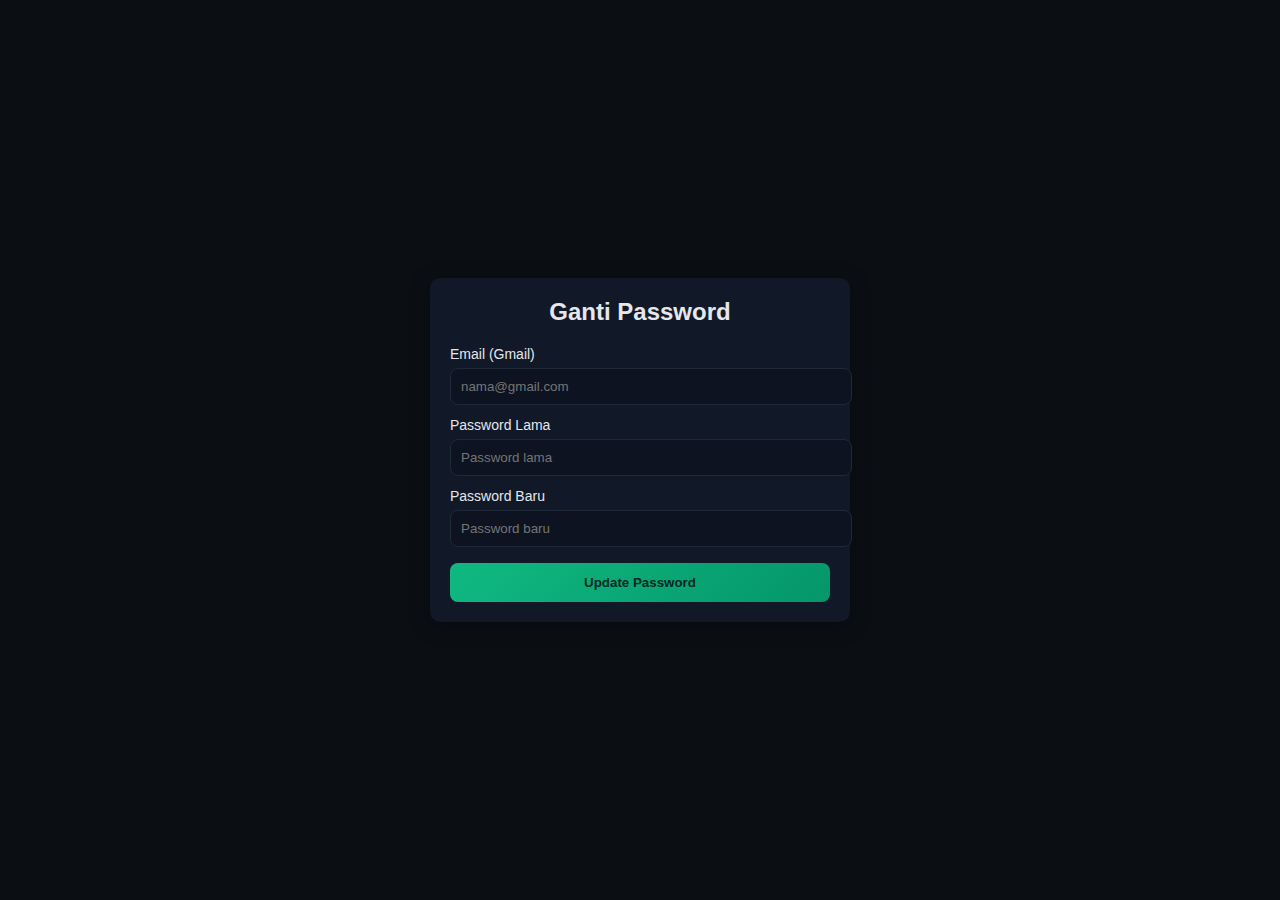
<file: update.html>
<!DOCTYPE html>
<html lang="id">
<head>
  <meta charset="UTF-8" />
  <meta name="viewport" content="width=device-width, initial-scale=1"/>
  <title>Ganti Password</title>
  <style>
    body{
      font-family: Arial, sans-serif;
      background:#0b0f14;
      color:#e5e7eb;
      display:flex;
      align-items:center;
      justify-content:center;
      height:100vh;
      margin:0;
    }
    .card{
      background:#111827;
      padding:20px;
      border-radius:10px;
      width:100%;
      max-width:380px;
      box-shadow:0 4px 20px rgba(0,0,0,0.4);
    }
    h2{
      margin-top:0;
      text-align:center;
    }
    label{
      display:block;
      margin-top:12px;
      margin-bottom:6px;
      font-size:14px;
    }
    input{
      width:100%;
      padding:10px;
      border-radius:8px;
      border:1px solid #1f2937;
      background:#0d1320;
      color:#fff;
    }
    input:focus{
      outline:none;
      border-color:#22d3ee;
      box-shadow:0 0 0 2px rgba(34,211,238,0.3);
    }
    button{
      margin-top:16px;
      width:100%;
      padding:12px;
      background:linear-gradient(135deg, #10b981, #059669);
      border:none;
      border-radius:8px;
      color:#06281f;
      font-weight:bold;
      cursor:pointer;
    }
    .msg{
      margin-top:12px;
      font-size:14px;
      padding:8px;
      border-radius:6px;
    }
    .error{ background:rgba(239,68,68,0.1); color:#fca5a5; }
    .success{ background:rgba(16,185,129,0.1); color:#86efac; }
  </style>
</head>
<body>
  <div class="card">
    <h2>Ganti Password</h2>
    <form id="updateForm">
      <label>Email (Gmail)</label>
      <input type="email" id="email" placeholder="nama@gmail.com" required />

      <label>Password Lama</label>
      <input type="password" id="oldPw" placeholder="Password lama" required minlength="8" />

      <label>Password Baru</label>
      <input type="password" id="newPw" placeholder="Password baru" required minlength="8" />

      <button type="submit" id="submitBtn">Update Password</button>
      <div id="msg" class="msg" style="display:none"></div>
    </form>
  </div>

  <script>
    const API_BASE = 'http://localhost:5000'; // ganti kalau beda
    const UPDATE_URL = API_BASE + '/api/auth/password/by-email';

    const form = document.getElementById('updateForm');
    const msgBox = document.getElementById('msg');
    const submitBtn = document.getElementById('submitBtn');

    function showMsg(text, type='error'){
      msgBox.textContent = text;
      msgBox.className = 'msg ' + (type === 'success' ? 'success' : 'error');
      msgBox.style.display = 'block';
    }

    form.addEventListener('submit', async (e) => {
      e.preventDefault();
      msgBox.style.display = 'none';

      const email = document.getElementById('email').value.trim();
      const currentPassword = document.getElementById('oldPw').value;
      const newPassword = document.getElementById('newPw').value;

      if (newPassword.length < 8) {
        return showMsg('Password baru minimal 8 karakter');
      }

      submitBtn.disabled = true;
      submitBtn.textContent = 'Memproses...';

      try {
        const res = await fetch(UPDATE_URL, {
          method: 'PUT',
          headers: { 'Content-Type': 'application/json' },
          body: JSON.stringify({ email, currentPassword, newPassword })
        });

        const data = await res.json();

        if (!res.ok) {
          submitBtn.disabled = false;
          submitBtn.textContent = 'Update Password';
          return showMsg(data.message || 'Gagal update password');
        }

        // Tampilkan pesan sukses
        showMsg(data.message || 'Password berhasil diupdate', 'success');
        submitBtn.textContent = 'Berhasil! Mengalihkan...';

        // Redirect ke index.html setelah 2 detik
        setTimeout(() => {
          window.location.href = 'index.html';
        }, 2000);

      } catch (err) {
        console.error(err);
        submitBtn.disabled = false;
        submitBtn.textContent = 'Update Password';
        showMsg('Terjadi kesalahan koneksi');
      }
    });
  </script>
</body>
</html>
</file>
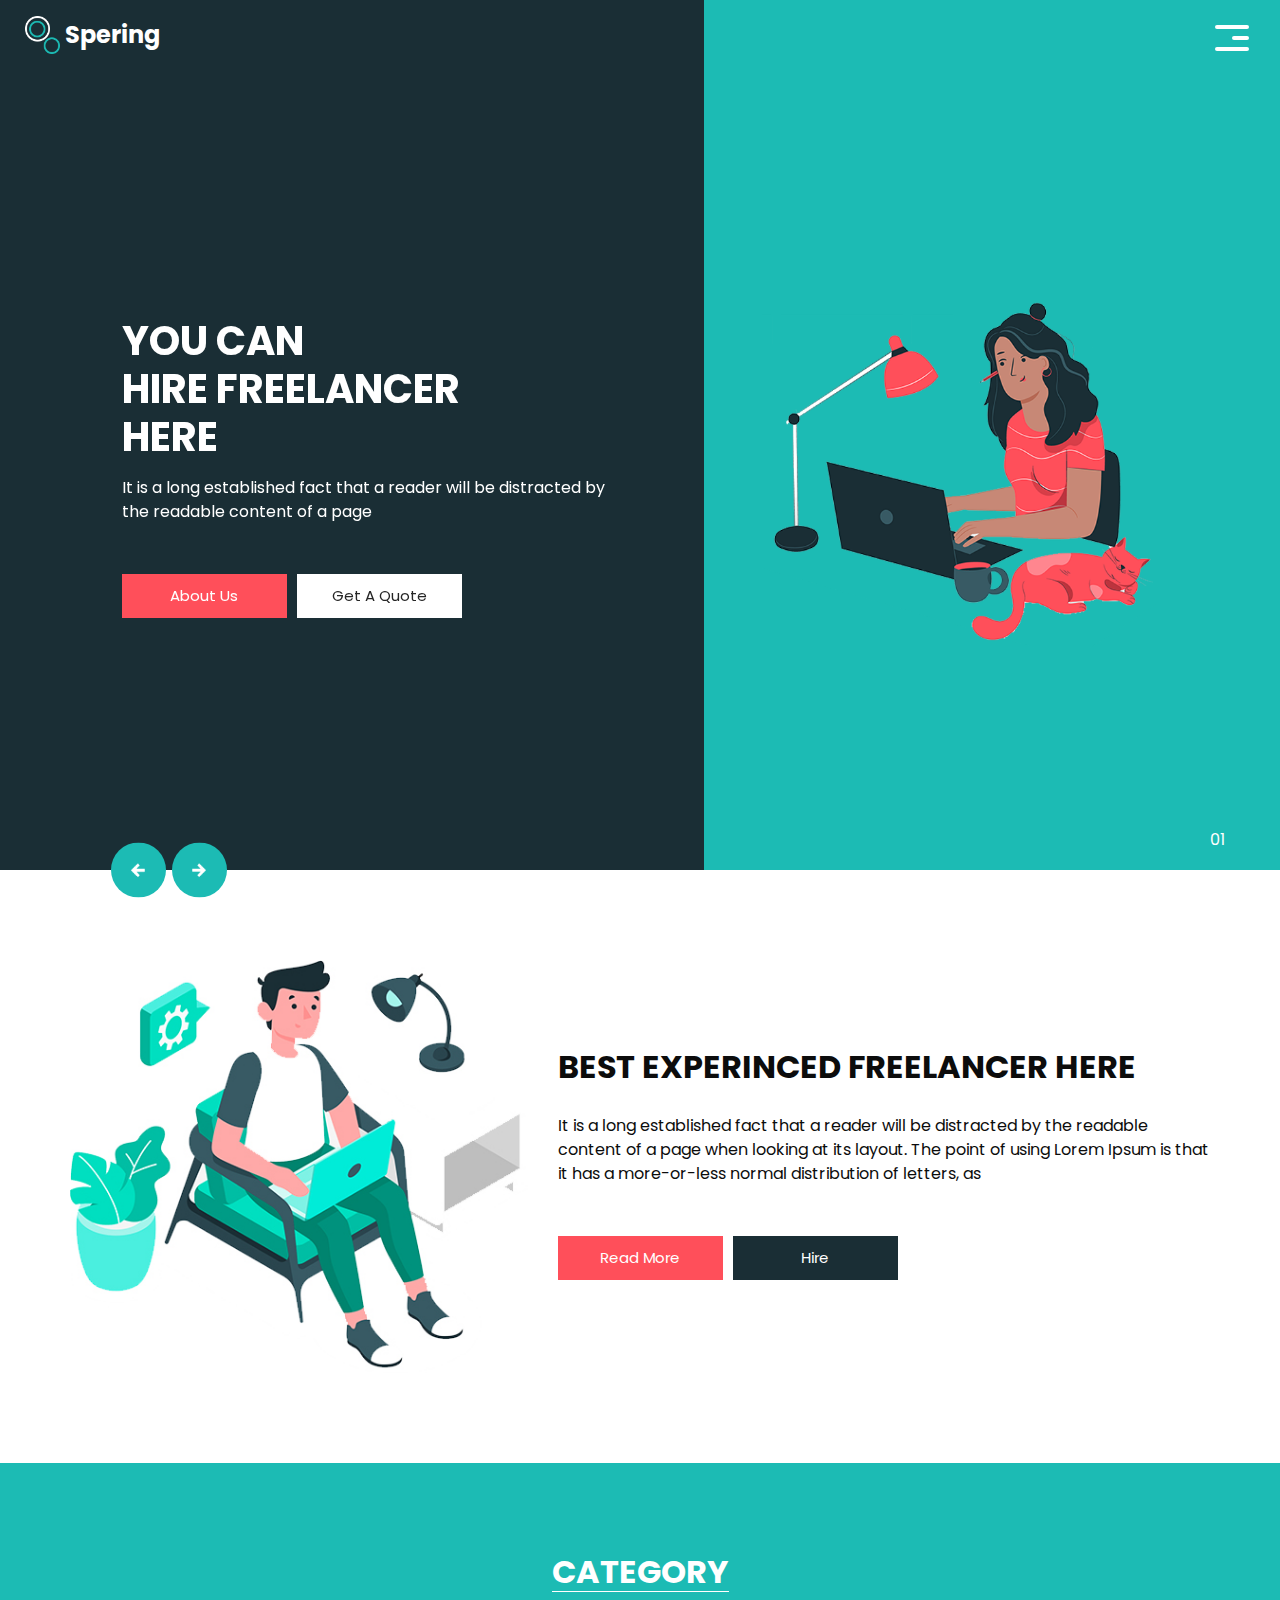
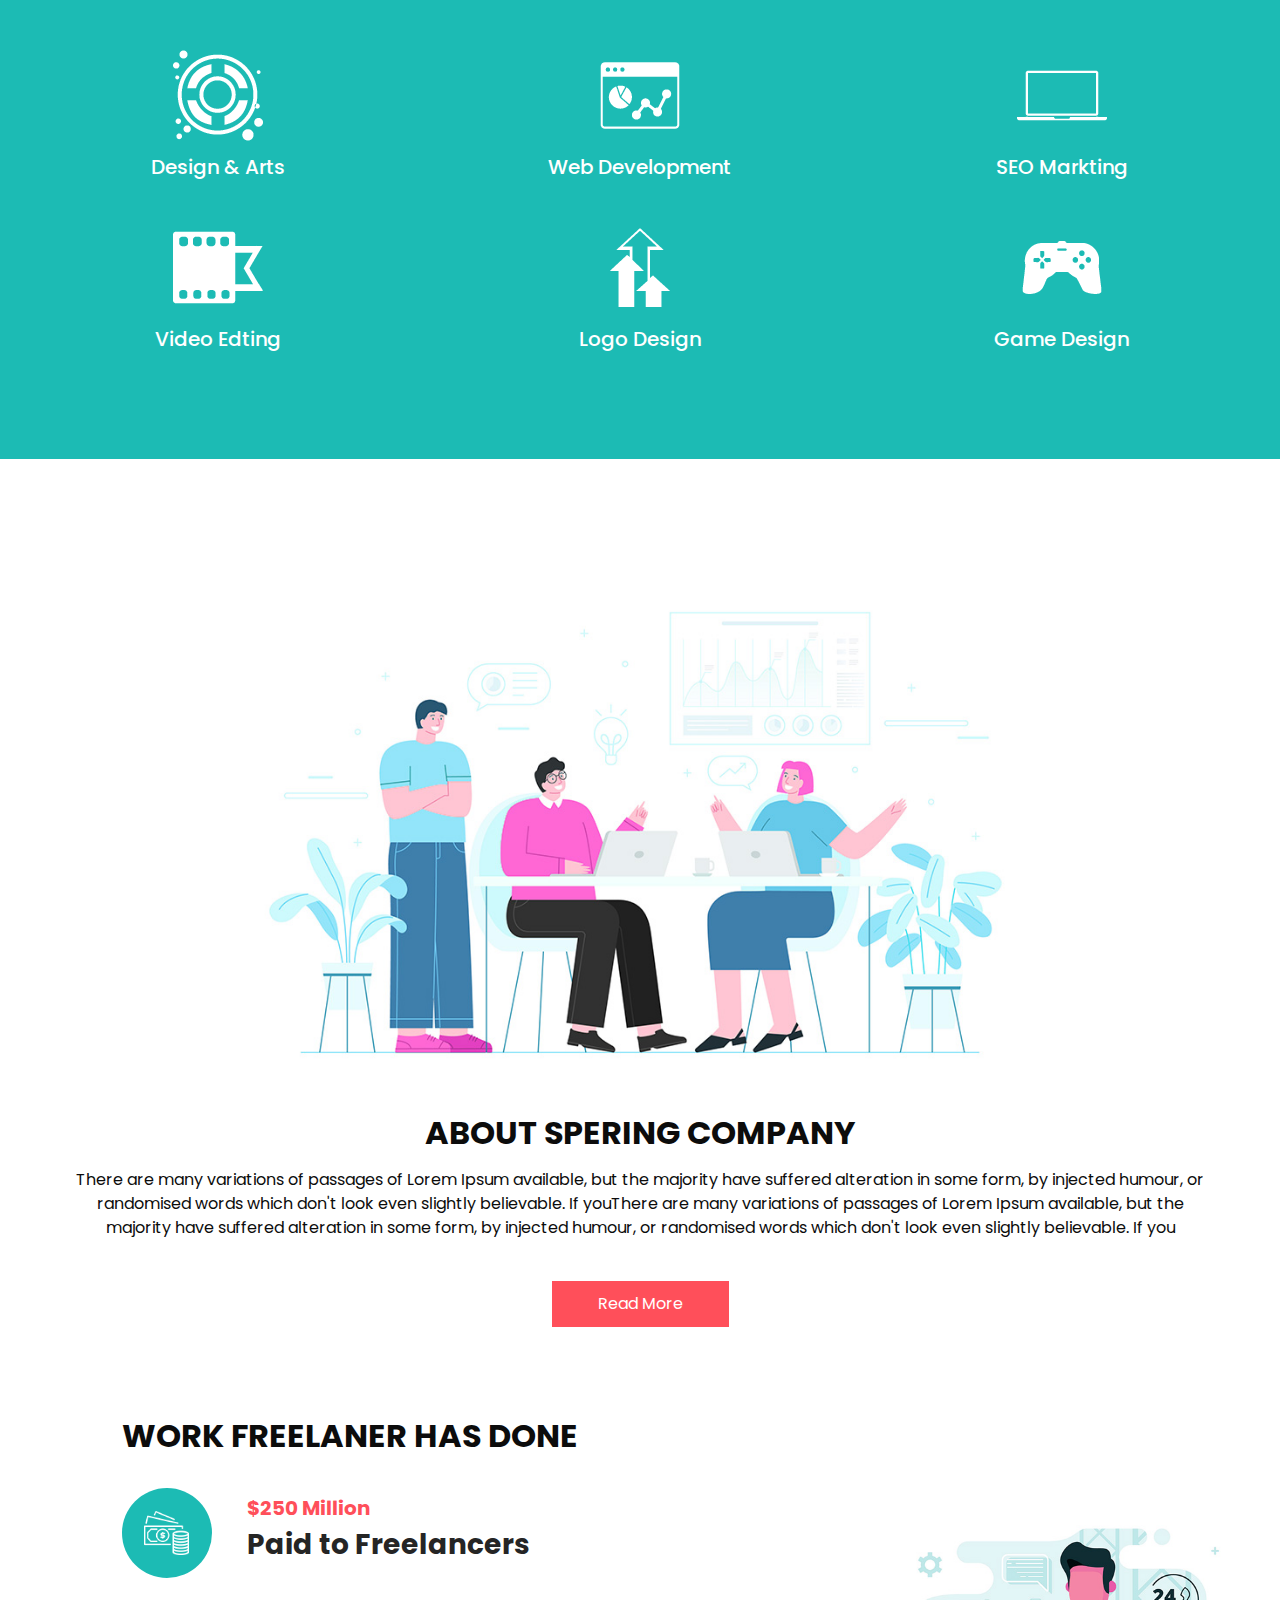
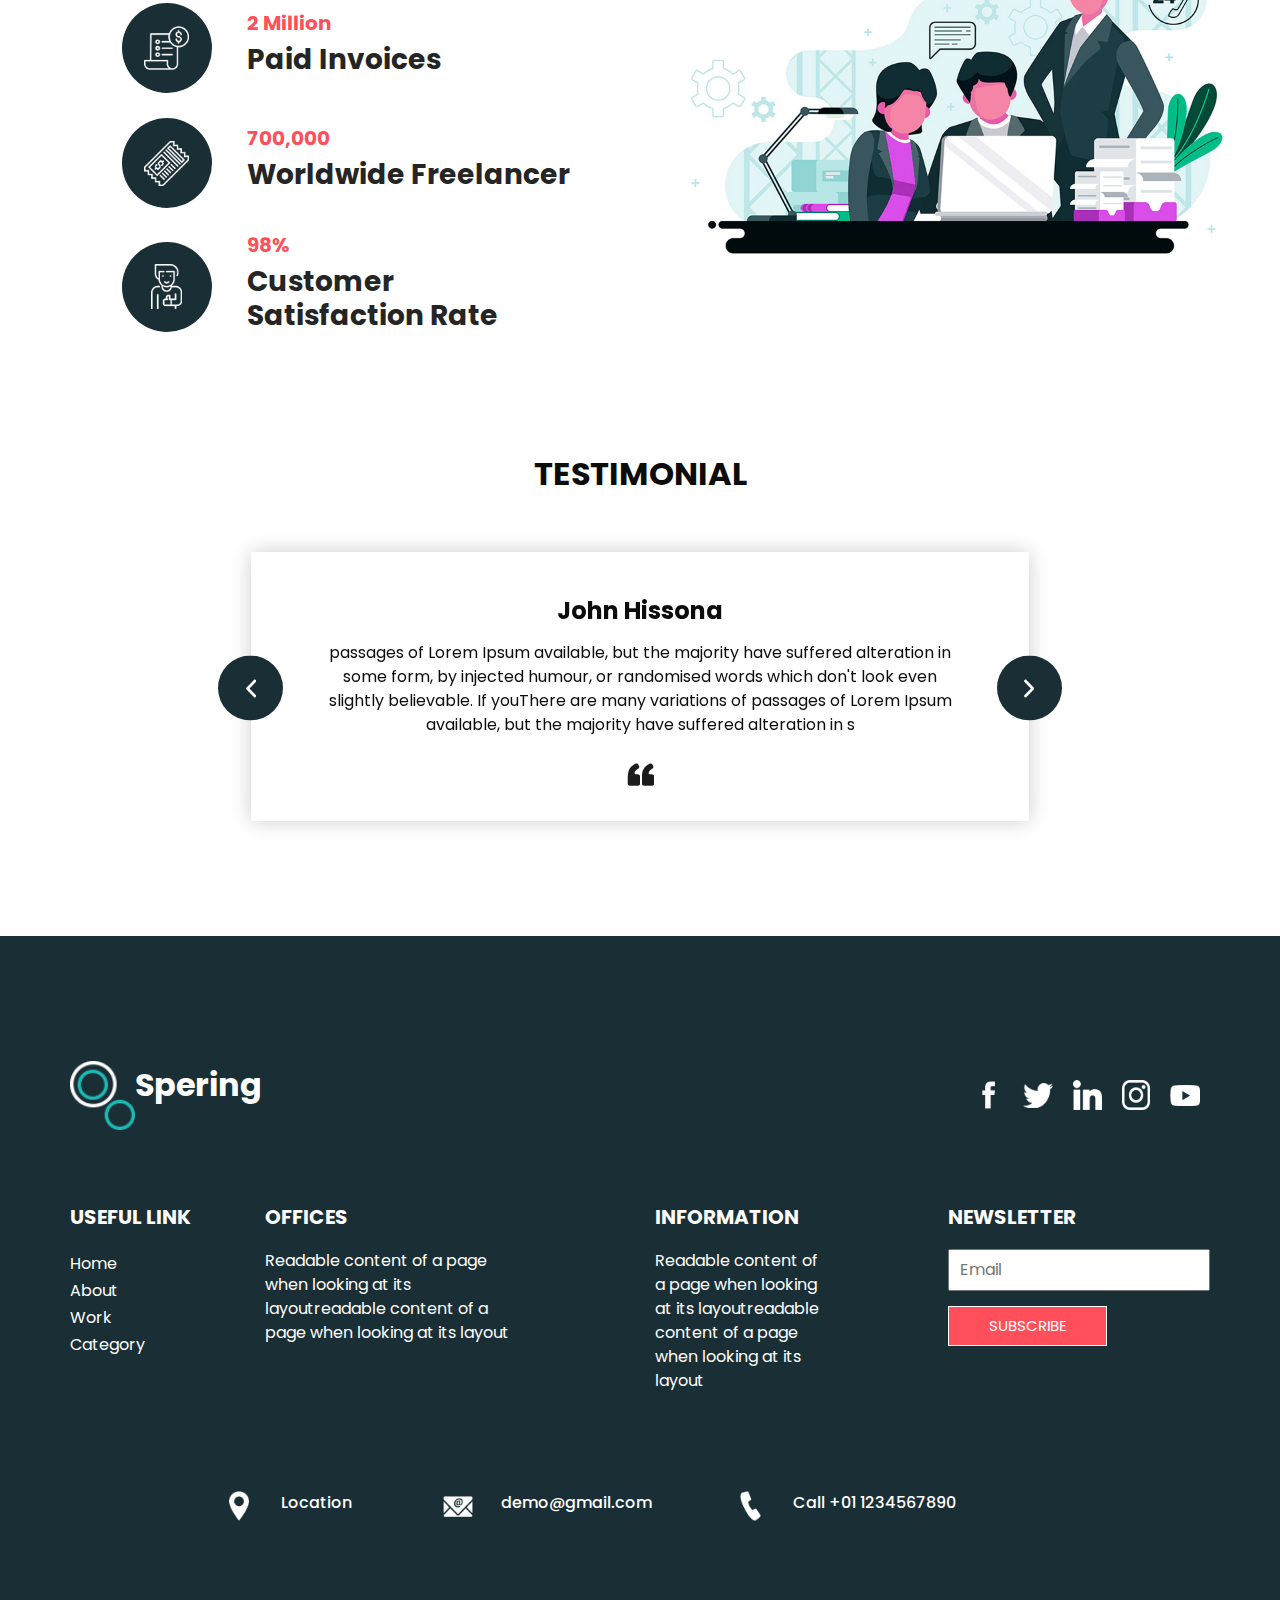
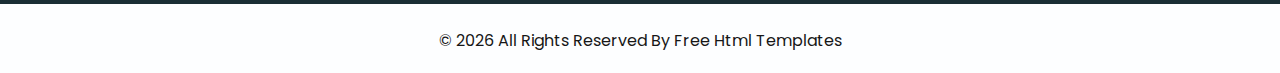
<file: user.html>
<!DOCTYPE html>
<html lang="id">

<head>
  <meta charset="UTF-8" />
  <meta name="viewport" content="width=device-width, initial-scale=1.0" />
  <title>User Dashboard</title>
  <link rel="stylesheet" href="css/user.css" />
</head>

<body>

  <header class="hero">
    <h1>Selamat Datang, <span id="userEmail">Pengguna</span>!</h1>
    <p>Lihat harga Antam terkini di bawah ini.</p>
    <button id="logoutBtn" class="nav-logout">Logout</button>
    <a href="user_login.html" class="nav-logout">back</a>
  </header>

  <main class="main-content">
    <!-- TradingView Mini Chart: Emas (XAU/USD) -->
    <div class="gold-chart-container">
      <iframe
        src="https://s.tradingview.com/embed-widget/mini-symbol-overview/?locale=id#%7B%22symbol%22%3A%22OANDA%3AXAUUSD%22%2C%22width%22%3A%22100%25%22%2C%22height%22%3A%22220%22%2C%22dateRange%22%3A%221D%22%2C%22colorTheme%22%3A%22light%22%2C%22isTransparent%22%3Afalse%2C%22autosize%22%3Atrue%7D"
        style="border: none; width: 100%; height: 220px;" allowtransparency="true" scrolling="no">
      </iframe>
    </div>

    <section id="harga" class="section">
      <h2>Harga Antam Hari Ini</h2>
      <div id="goldPrice" class="price-box">Memuat...</div>
      <button id="refreshPrice" class="btn">Refresh Harga</button>
      
    </section>
     <div class="container">
    <h2 class="mb-4 text-center">Daftar Produk Perhiasan</h2>
    <table class="table table-bordered table-striped">
      <thead>
        <tr>
          <th>ID</th>
          <th>Nama Produk</th>
          <th>Deskripsi</th>
          <th>Harga</th>
          <th>Tanggal Dibuat</th>
        </tr>
      </thead>
      <tbody id="produk-body">
        <tr><td colspan="5" class="text-center">Memuat data...</td></tr>
      </tbody>
    </table>
  </div>



    <section id="transaksi" class="section">
      <h2>Transaksi Antam</h2>

      <div class="tabs">
        <button class="tab-btn active" data-tab="beli">Beli Antam</button>
        <button class="tab-btn" data-tab="jual">Jual Antam</button>
        <button class="tab-btn" data-tab="jualPerhiasan">Jual Perhiasan</button>
      </div>

      <div class="form-container">
        <!-- Form Beli -->
        <form id="beliForm" class="tab-content active" enctype="multipart/form-data">
          <h3>Form Pembelian</h3>
          <input type="number" id="jumlahBeli" name="jumlah" placeholder="Masukkan jumlah gram" required />
          <div id="totalHargaBeli" class="total-harga"></div>
          <select name="deliveryMethod" id="deliveryBeli">
            <option value="ambil">Ambil di tempat</option>
            <option value="cod">COD (dikirim)</option>
          </select>
          <input type="text" name="address" placeholder="Alamat (jika COD)" class="address-field" />
          <label>Bukti Transfer</label>
          <input type="file" name="proof" accept="image/*" required />
          <button type="submit" class="btn">Kirim Pembelian</button>
          <p class="response" id="beliResponse"></p>
        </form>

        <!-- Form Jual -->
        <form id="jualForm" class="tab-content" enctype="multipart/form-data">
          <h3>Form Penjualan</h3>
          <input type="number" id="jumlahJual" name="jumlah" placeholder="Masukkan jumlah gram" required />
          <div id="totalHargaJual" class="total-harga"></div>
          <select name="deliveryMethod" id="deliveryJual">
            <option value="ambil">Antar ke lokasi</option>
            <option value="cod">Temui petugas (COD)</option>
          </select>
          <input type="text" name="address" placeholder="Alamat (jika COD)" class="address-field" />
          <label>Bukti Transfer</label>
          <input type="file" name="proof" accept="image/*" required />
          <button type="submit" class="btn">Kirim Penjualan</button>
          <p class="response" id="jualResponse"></p>
        </form>

        <!-- Form Jual Perhiasan -->
        <!-- Form Jual Perhiasan -->
        <form id="jualPerhiasanForm" class="tab-content">
          <h3>Form Penjualan Perhiasan</h3>
          <label for="produkSelect">Pilih Produk Perhiasan</label>
          <select name="productId" id="produkSelect" required></select>

          <label for="jumlahPerhiasan">Jumlah Produk</label>
          <input type="number" id="jumlahPerhiasan" name="quantity" placeholder="Jumlah perhiasan" required />

          <div id="totalHargaPerhiasan" class="total-harga">Total: Rp 0</div>

          <label for="deliveryPerhiasan">Metode Pengiriman</label>
          <select name="deliveryMethod" id="deliveryPerhiasan">
            <option value="antar">Antar ke lokasi</option>
            <option value="cod">Temui petugas (COD)</option>
          </select>

          <input type="text" name="address" placeholder="Alamat (jika COD)" class="address-field" />
          <button type="submit" class="btn">Kirim Penjualan</button>

          <p class="response" id="perhiasanResponse"></p>
        </form>

      </div>



  <footer class="container-fluid footer_section ">
    <div class="container">
      <p>
        &copy; <span id="displayDate"></span> All Rights Reserved By
        <a href="https://html.design/">Hahdoh gold</a>
      </p>
    </div>
  </footer>
    </section>
  </main>
  <script src="./js/user.js"></script>
</body>

</html>
</file>
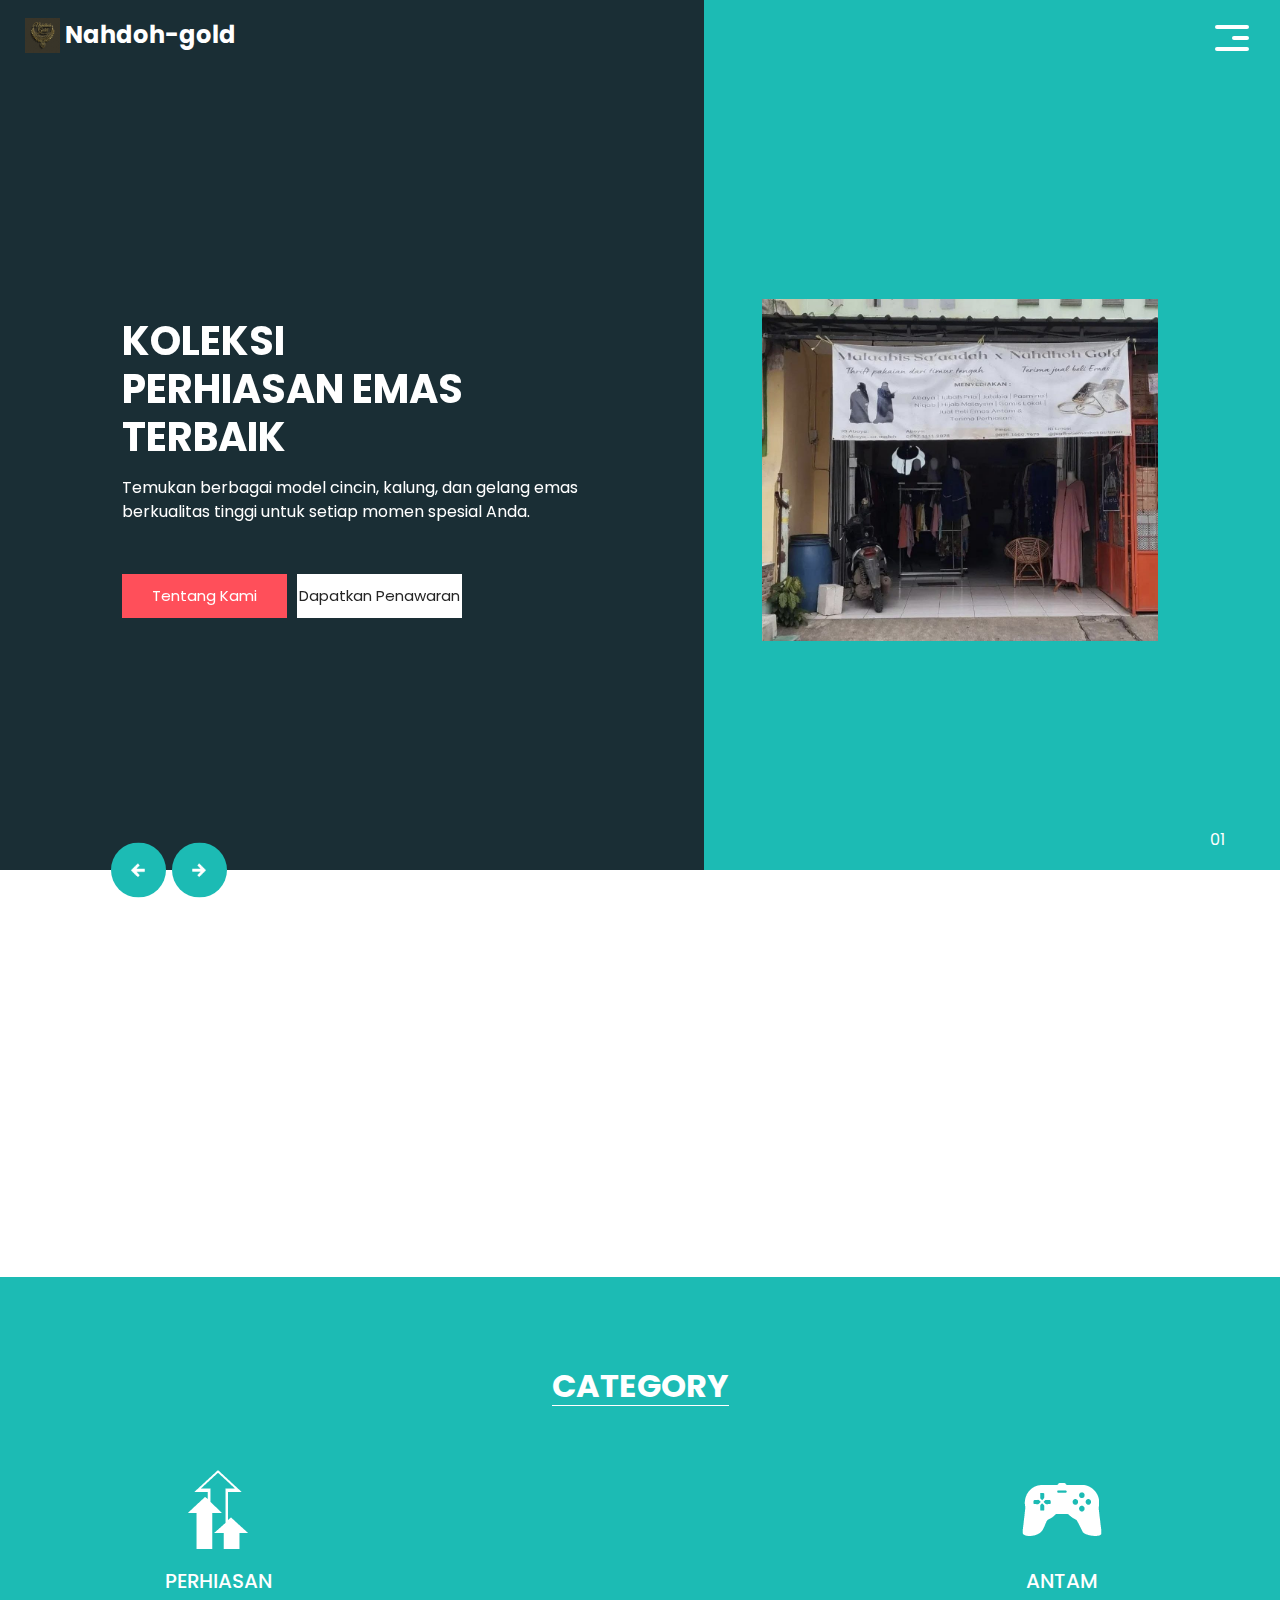
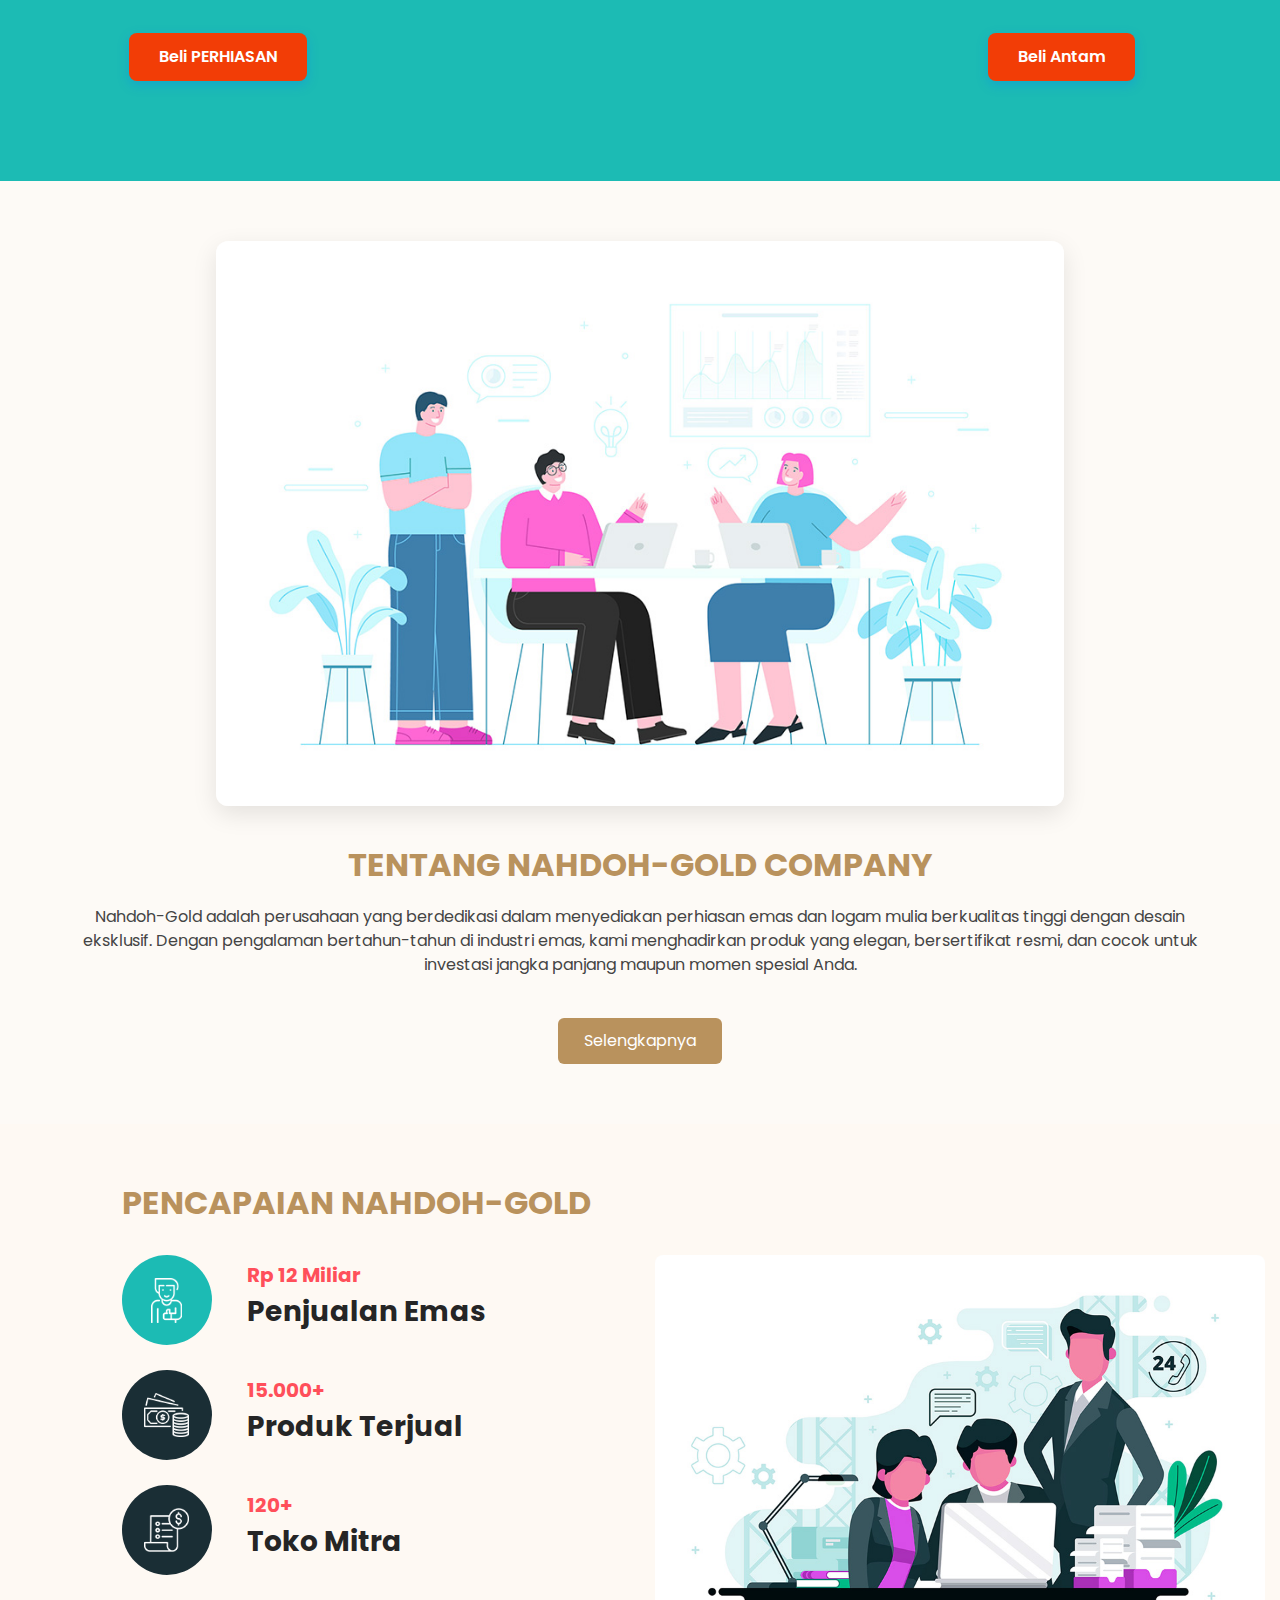
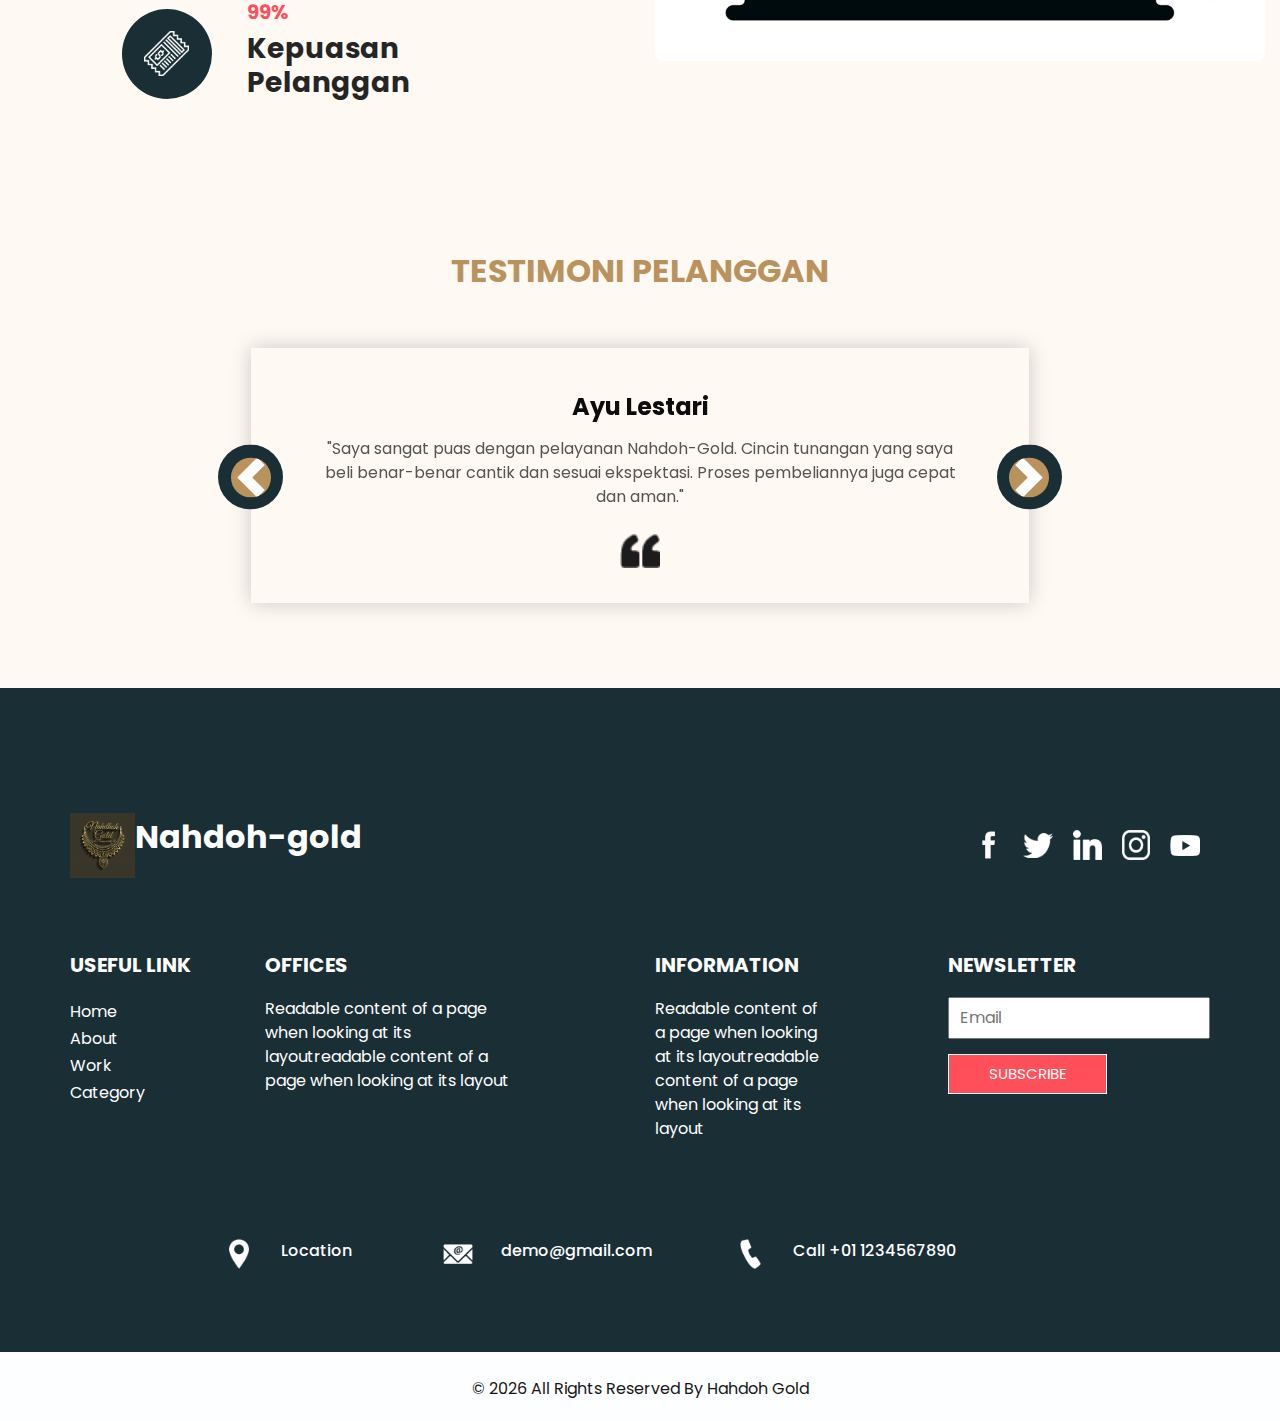
<file: user_login.html>
<!DOCTYPE html>
<html>

<head>
  <!-- Basic -->
  <meta charset="utf-8" />
  <meta http-equiv="X-UA-Compatible" content="IE=edge" />
  <!-- Mobile Metas -->
  <meta name="viewport" content="width=device-width, initial-scale=1, shrink-to-fit=no" />
  <!-- Site Metas -->
  <meta name="keywords" content="" />
  <meta name="description" content="" />
  <meta name="author" content="" />

  <title>Nahdoh-gold</title>

  <!-- bootstrap core css -->
  <link rel="stylesheet" type="text/css" href="css/bootstrap.css" />

  <link href="https://fonts.googleapis.com/css?family=Poppins:400,700&display=swap" rel="stylesheet">
  <!-- Custom styles for this template -->
  <link href="css/style.css" rel="stylesheet" />
  <!-- responsive style -->
  <link href="css/responsive.css" rel="stylesheet" />
</head>

<body>
  <div class="hero_area">
    <!-- header section strats -->
    <header class="header_section">
      <div class="container-fluid">
        <nav class="navbar navbar-expand-lg custom_nav-container">
          <a class="navbar-brand" href="index.html">
            <img src="images/logo.jpeg" alt="" />
            <span>
              Nahdoh-gold
            </span>
          </a>
          <button class="navbar-toggler" type="button" data-toggle="collapse" data-target="#navbarSupportedContent" aria-controls="navbarSupportedContent" aria-expanded="false" aria-label="Toggle navigation">
            <span class="navbar-toggler-icon"></span>
          </button>

          <div class="collapse navbar-collapse" id="navbarSupportedContent">
            <ul class="navbar-nav  ">
              <li class="nav-item active">
                <a class="nav-link" href="index.html">Home <span class="sr-only">(current)</span></a>
              </li>
              <li class="nav-item">
                <a class="nav-link" href="about.html"> About</a>
              </li>
              <li class="nav-item">
                <a class="nav-link" href="work.html">Work </a>
              </li>
              <li class="nav-item">
                <a class="nav-link" href="category.html"> Category </a>
              </li>
            </ul>
            <div class="user_option">
              <form class="form-inline my-2 my-lg-0 ml-0 ml-lg-4 mb-3 mb-lg-0">
                <button class="btn  my-2 my-sm-0 nav_search-btn" type="submit"></button>
              </form>
            </div>
          </div>
          <div>
            <div class="custom_menu-btn ">
              <button>
                <span class=" s-1">

                </span>
                <span class="s-2">

                </span>
                <span class="s-3">

                </span>
              </button>
            </div>
          </div>

        </nav>
      </div>
    </header>
    <!-- end header section -->
    <!-- slider section -->
    <section class="slider_section ">
      <div class="carousel_btn-container">
        <a class="carousel-control-prev" href="#carouselExampleIndicators" role="button" data-slide="prev">
          <span class="sr-only">Previous</span>
        </a>
        <a class="carousel-control-next" href="#carouselExampleIndicators" role="button" data-slide="next">
          <span class="sr-only">Next</span>
        </a>
      </div>
      <div id="carouselExampleIndicators" class="carousel slide" data-ride="carousel">
        <ol class="carousel-indicators">
          <li data-target="#carouselExampleIndicators" data-slide-to="0" class="active">01</li>
          <li data-target="#carouselExampleIndicators" data-slide-to="1">02</li>
          <li data-target="#carouselExampleIndicators" data-slide-to="2">03</li>
        </ol>
       <div class="carousel-inner">
  <div class="carousel-item active">
    <div class="container-fluid">
      <div class="row">
        <div class="col-md-5 offset-md-1">
          <div class="detail-box">
            <h1>
              Koleksi <br>
              Perhiasan Emas <br>
              Terbaik
            </h1>
            <p>
              Temukan berbagai model cincin, kalung, dan gelang emas berkualitas tinggi untuk setiap momen spesial Anda.
            </p>
            <div class="btn-box">
              <a href="#about" class="btn-1">Tentang Kami</a>
              <a href="user.html" class="btn-2">Dapatkan Penawaran</a>
            </div>
          </div>
        </div>
        <div class="offset-md-1 col-md-4 img-container">
          <div class="img-box">
            <img src="content.jpeg" alt="Perhiasan Emas">
          </div>
        </div>
      </div>
    </div>
  </div>

  <!-- Slide ke-2 -->
  <div class="carousel-item">
    <div class="container-fluid">
      <div class="row">
        <div class="col-md-5 offset-md-1">
          <div class="detail-box">
            <h1>
              Investasi <br>
              Emas Murni <br>
              Aman & Terpercaya
            </h1>
            <p>
              Kami menyediakan logam mulia Antam dan perhiasan emas murni dengan sertifikat resmi dan harga transparan.
            </p>
            <div class="btn-box">
              <a href="#produk" class="btn-1">Lihat Produk</a>
              <a href="#kontak" class="btn-2">Hubungi Kami</a>
            </div>
          </div>
        </div>
        <div class="offset-md-1 col-md-4 img-container">
          <div class="img-box">
            <img src="content.jpeg" alt="Emas Murni">
          </div>
        </div>
      </div>
    </div>
  </div>

  <!-- Slide ke-3 -->
  <div class="carousel-item">
    <div class="container-fluid">
      <div class="row">
        <div class="col-md-5 offset-md-1">
          <div class="detail-box">
            <h1>
              Desain <br>
              Eksklusif & Elegan <br>
              Untuk Anda
            </h1>
            <p>
              Koleksi custom jewelry dengan desain unik dan modern, cocok untuk hadiah atau investasi jangka panjang.
            </p>
            <div class="btn-box">
              <a href="#koleksi" class="btn-1">Lihat Koleksi</a>
              <a href="#kontak" class="btn-2">Konsultasi Gratis</a>
            </div>
          </div>
        </div>
        <div class="offset-md-1 col-md-4 img-container">
          <div class="img-box">
            <img src="content.jpeg" alt="Desain Perhiasan">
          </div>
        </div>
      </div>
    </div>
  </div>
</div>


      </div>

    </section>
    <!-- end slider section -->
  </div>


  <!-- experience section -->

  <section class="experience_section layout_padding">
    <div class="container">
     <div class="gold-chart-container">
  <iframe 
    src="https://s.tradingview.com/embed-widget/mini-symbol-overview/?locale=id#%7B%22symbol%22%3A%22OANDA%3AXAUUSD%22%2C%22width%22%3A%22100%25%22%2C%22height%22%3A%22220%22%2C%22dateRange%22%3A%221D%22%2C%22colorTheme%22%3A%22light%22%2C%22isTransparent%22%3Afalse%2C%22autosize%22%3Atrue%7D" 
    style="border: none; width: 100%; height: 220px;" 
    allowtransparency="true" 
    scrolling="no">
  </iframe>
</div>
    </div>
  </section>

  <!-- end experience section -->

  <!-- category section -->

  <section class="category_section layout_padding">
    <div class="container">
      <div class="heading_container">
        <h2>
          Category
        </h2>
      </div>
      <div class="category_container">
        <div class="box">
          <div class="img-box">
            <img src="images/c5.png" alt="">
          </div>
          <div class="detail-box">
            <h5>
              PERHIASAN
            </h5>
                         <div style="text-align: center; margin-top: 40px;">
  <a href="user.html"
     style="display: inline-block;
            padding: 12px 30px;
            font-size: 16px;
            font-weight: 600;
            color: #fff;
            background-color: #f23d06;
            border-radius: 8px;
            text-decoration: none;
            box-shadow: 0 4px 12px rgba(0, 123, 255, 0.3);
            transition: all 0.3s ease;"
     onmouseover="this.style.backgroundColor='#0056b3'; this.style.transform='translateY(-2px)'; this.style.boxShadow='0 6px 16px rgba(0, 86, 179, 0.5)'"
     onmouseout="this.style.backgroundColor='#007bff'; this.style.transform='none'; this.style.boxShadow='0 4px 12px rgba(0, 123, 255, 0.3)'"
     onmousedown="this.style.transform='scale(0.98)'"
     onmouseup="this.style.transform='translateY(-2px)'">
    Beli PERHIASAN
  </a>
</div>
          </div>
        </div>
        <div class="box">
          <div class="img-box">
            <img src="images/c6.png" alt="">
          </div>
          <div class="detail-box">
            <h5>
            ANTAM
            </h5>
             <div style="text-align: center; margin-top: 40px;">
  <a href="user.html"
     style="display: inline-block;
            padding: 12px 30px;
            font-size: 16px;
            font-weight: 600;
            color: #fff;
            background-color: #f23d06;
            border-radius: 8px;
            text-decoration: none;
            box-shadow: 0 4px 12px rgba(0, 123, 255, 0.3);
            transition: all 0.3s ease;"
     onmouseover="this.style.backgroundColor='#0056b3'; this.style.transform='translateY(-2px)'; this.style.boxShadow='0 6px 16px rgba(0, 86, 179, 0.5)'"
     onmouseout="this.style.backgroundColor='#007bff'; this.style.transform='none'; this.style.boxShadow='0 4px 12px rgba(0, 123, 255, 0.3)'"
     onmousedown="this.style.transform='scale(0.98)'"
     onmouseup="this.style.transform='translateY(-2px)'">
    Beli Antam
  </a>
</div>

          </div>
        </div>
      </div>
    </div>
  </section>


  <!-- end category section -->

  <!-- about section -->

<section class="about_section layout_padding" style="padding: 60px 0; background-color: #fdfaf6;">
  <div class="container">
    <div class="row">
      <div class="col-md-10 col-lg-9 mx-auto">
        <div class="img-box" style="text-align: center;">
          <img src="images/about-img.jpg" alt="Tentang Kami" style="max-width: 100%; border-radius: 12px; box-shadow: 0 8px 24px rgba(0,0,0,0.1);">
        </div>
      </div>
    </div>
    <div class="detail-box" style="text-align: center; margin-top: 40px;">
      <h2 style="font-size: 32px; font-weight: bold; color: #b9925d;">
        Tentang Nahdoh-Gold Company
      </h2>
      <p style="margin-top: 20px; font-size: 16px; color: #444;">
        Nahdoh-Gold adalah perusahaan yang berdedikasi dalam menyediakan perhiasan emas dan logam mulia berkualitas tinggi dengan desain eksklusif. Dengan pengalaman bertahun-tahun di industri emas, kami menghadirkan produk yang elegan, bersertifikat resmi, dan cocok untuk investasi jangka panjang maupun momen spesial Anda.
      </p>
      <a href="#kontak" style="display: inline-block; margin-top: 25px; padding: 10px 25px; background-color: #b9925d; color: #fff; border-radius: 6px; text-decoration: none; transition: 0.3s;">
        Selengkapnya
      </a>
    </div>
  </div>
</section>

  <!-- end about section -->

  <!-- freelance section -->

<section class="freelance_section" style="background-color: #fef9f3; padding: 60px 0;">
  <div id="accordion">
    <div class="container-fluid">
      <div class="row">
        <div class="col-md-5 offset-md-1">
          <div class="detail-box">
            <div class="heading_container">
              <h2 style="color: #b9925d; font-weight: bold;">
                Pencapaian Nahdoh-Gold
              </h2>
            </div>
            <div class="tab_container">
              <div class="t-link-box" data-toggle="collapse" data-target="#collapseOne" aria-expanded="true" aria-controls="collapseOne">
                <div class="img-box">
                  <img src="images/f4.png" alt="">
                </div>
                <div class="detail-box">
                  <h5>Rp 12 Miliar</h5>
                  <h3>Penjualan Emas</h3>
                </div>
              </div>

              <div class="t-link-box collapsed" data-toggle="collapse" data-target="#collapseTwo" aria-expanded="false" aria-controls="collapseTwo">
                <div class="img-box">
                  <img src="images/f1.png" alt="">
                </div>
                <div class="detail-box">
                  <h5>15.000+</h5>
                  <h3>Produk Terjual</h3>
                </div>
              </div>

              <div class="t-link-box collapsed" data-toggle="collapse" data-target="#collapseThree" aria-expanded="false" aria-controls="collapseThree">
                <div class="img-box">
                  <img src="images/f2.png" alt="">
                </div>
                <div class="detail-box">
                  <h5>120+</h5>
                  <h3>Toko Mitra</h3>
                </div>
              </div>

              <div class="t-link-box collapsed" data-toggle="collapse" data-target="#collapseFour" aria-expanded="false" aria-controls="collapseFour">
                <div class="img-box">
                  <img src="images/f3.png" alt="">
                </div>
                <div class="detail-box">
                  <h5>99%</h5>
                  <h3>Kepuasan <br> Pelanggan</h3>
                </div>
              </div>
            </div>
          </div>
        </div>

        <div class="col-md-6">
          <div class="collapse show" id="collapseOne" data-parent="#accordion">
            <div class="img-box">
              <img src="images/freelance-img.jpg" alt="Penjualan" style="width: 100%; border-radius: 8px;">
            </div>
          </div>
          <div class="collapse" id="collapseTwo" data-parent="#accordion">
            <div class="img-box">
              <img src="images/freelance-img.jpg" alt="Produk" style="width: 100%; border-radius: 8px;">
            </div>
          </div>
          <div class="collapse" id="collapseThree" data-parent="#accordion">
            <div class="img-box">
              <img src="images/freelance-img.jpg" alt="Toko Mitra" style="width: 100%; border-radius: 8px;">
            </div>
          </div>
          <div class="collapse" id="collapseFour" data-parent="#accordion">
            <div class="img-box">
              <img src="images/freelance-img.jpg" alt="Pelanggan" style="width: 100%; border-radius: 8px;">
            </div>
          </div>
        </div>

      </div>
    </div>
  </div>
</section>


  <!-- end freelance section -->

  <!-- client section -->

<section class="client_section layout_padding" style="background-color: #fef9f3; padding: 60px 0;">
  <div class="container">
    <div class="row">
      <div class="col-lg-9 col-md-10 mx-auto">
        <div class="heading_container text-center mb-4">
          <h2 style="color: #b9925d; font-weight: bold;">
            Testimoni Pelanggan
          </h2>
        </div>

        <div id="carouselExampleControls" class="carousel slide" data-ride="carousel">
          <div class="carousel-inner">

            <div class="carousel-item active">
              <div class="detail-box text-center">
                <h4 style="font-weight: bold;">Ayu Lestari</h4>
                <p style="font-size: 16px; color: #555;">
                  "Saya sangat puas dengan pelayanan Nahdoh-Gold. Cincin tunangan yang saya beli benar-benar cantik dan sesuai ekspektasi. Proses pembeliannya juga cepat dan aman."
                </p>
                <img src="images/quote.png" alt="quote" style="width: 40px;">
              </div>
            </div>

            <div class="carousel-item">
              <div class="detail-box text-center">
                <h4 style="font-weight: bold;">Dian Saputra</h4>
                <p style="font-size: 16px; color: #555;">
                  "Emas batangan yang saya beli memiliki sertifikat resmi dan harga yang sangat kompetitif. Saya akan kembali membeli untuk investasi ke depannya."
                </p>
                <img src="images/quote.png" alt="quote" style="width: 40px;">
              </div>
            </div>

            <div class="carousel-item">
              <div class="detail-box text-center">
                <h4 style="font-weight: bold;">Melani Widya</h4>
                <p style="font-size: 16px; color: #555;">
                  "Koleksi perhiasannya modern dan elegan. Cocok untuk hadiah ulang tahun ibu saya. Terima kasih Nahdoh-Gold!"
                </p>
                <img src="images/quote.png" alt="quote" style="width: 40px;">
              </div>
            </div>

          </div>

          <a class="carousel-control-prev" href="#carouselExampleControls" role="button" data-slide="prev">
            <span class="carousel-control-prev-icon" aria-hidden="true" style="background-color: #b9925d; border-radius: 50%; width: 40px; height: 40px;"></span>
            <span class="sr-only">Previous</span>
          </a>
          <a class="carousel-control-next" href="#carouselExampleControls" role="button" data-slide="next">
            <span class="carousel-control-next-icon" aria-hidden="true" style="background-color: #b9925d; border-radius: 50%; width: 40px; height: 40px;"></span>
            <span class="sr-only">Next</span>
          </a>

        </div>
      </div>
    </div>
  </div>
</section>


  <!-- end client section -->



  <!-- info section -->

  <section class="info_section ">
    <div class="info_container layout_padding-top">
      <div class="container">
        <div class="info_top">
          <div class="info_logo">
            <img src="images/logo.jpeg" alt="" />
            <span>
              Nahdoh-gold
            </span>
          </div>
          <div class="social_box">
            <a href="#">
              <img src="images/fb.png" alt="">
            </a>
            <a href="#">
              <img src="images/twitter.png" alt="">
            </a>
            <a href="#">
              <img src="images/linkedin.png" alt="">
            </a>
            <a href="#">
              <img src="images/instagram.png" alt="">
            </a>
            <a href="#">
              <img src="images/youtube.png" alt="">
            </a>
          </div>
        </div>

        <div class="info_main">
          <div class="row">
            <div class="col-md-3 col-lg-2">
              <div class="info_link-box">
                <h5>
                  Useful Link
                </h5>
                <ul>
                  <li class=" active">
                    <a class="" href="index.html">Home <span class="sr-only">(current)</span></a>
                  </li>
                  <li class="">
                    <a class="" href="about.html">About </a>
                  </li>
                  <li class="">
                    <a class="" href="work.html">Work </a>
                  </li>
                  <li class="">
                    <a class="" href="category.html">Category </a>
                  </li>
                </ul>
              </div>
            </div>
            <div class="col-md-3 ">
              <h5>
                Offices
              </h5>
              <p>
                Readable content of a page when looking at its layoutreadable content of a page when looking at its layout
              </p>
            </div>

            <div class="col-md-3 col-lg-2 offset-lg-1">
              <h5>
                Information
              </h5>
              <p>
                Readable content of a page when looking at its layoutreadable content of a page when looking at its layout
              </p>
            </div>

            <div class="col-md-3  offset-lg-1">
              <div class="info_form ">
                <h5>
                  Newsletter
                </h5>
                <form action="">
                  <input type="email" placeholder="Email">
                  <button>
                    Subscribe
                  </button>
                </form>
              </div>
            </div>
          </div>
        </div>
        <div class="row">
          <div class="col-lg-9 col-md-10 mx-auto">
            <div class="info_contact layout_padding2">
              <div class="row">
                <div class="col-md-3">
                  <a href="#" class="link-box">
                    <div class="img-box">
                      <img src="images/location.png" alt="">
                    </div>
                    <div class="detail-box">
                      <h6>
                        Location
                      </h6>
                    </div>
                  </a>
                </div>
                <div class="col-md-4">
                  <a href="#" class="link-box">
                    <div class="img-box">
                      <img src="images/mail.png" alt="">
                    </div>
                    <div class="detail-box">
                      <h6>
                        demo@gmail.com
                      </h6>
                    </div>
                  </a>
                </div>
                <div class="col-md-5">
                  <a href="#" class="link-box">
                    <div class="img-box">
                      <img src="images/call.png" alt="">
                    </div>
                    <div class="detail-box">
                      <h6>
                        Call +01 1234567890
                      </h6>
                    </div>
                  </a>
                </div>
              </div>
            </div>
          </div>
        </div>

      </div>
    </div>
  </section>

  <!-- end info section -->

  <!-- footer section -->
  <footer class="container-fluid footer_section ">
    <div class="container">
      <p>
        &copy; <span id="displayDate"></span> All Rights Reserved By
        <a href="https://html.design/">Hahdoh Gold</a>
      </p>
    </div>
  </footer>
  <!-- end  footer section -->


  <script src="js/jquery-3.4.1.min.js"></script>
  <script src="js/bootstrap.js"></script>
  <script src="js/custom.js"></script>


</body>
</body>

</html>
</file>
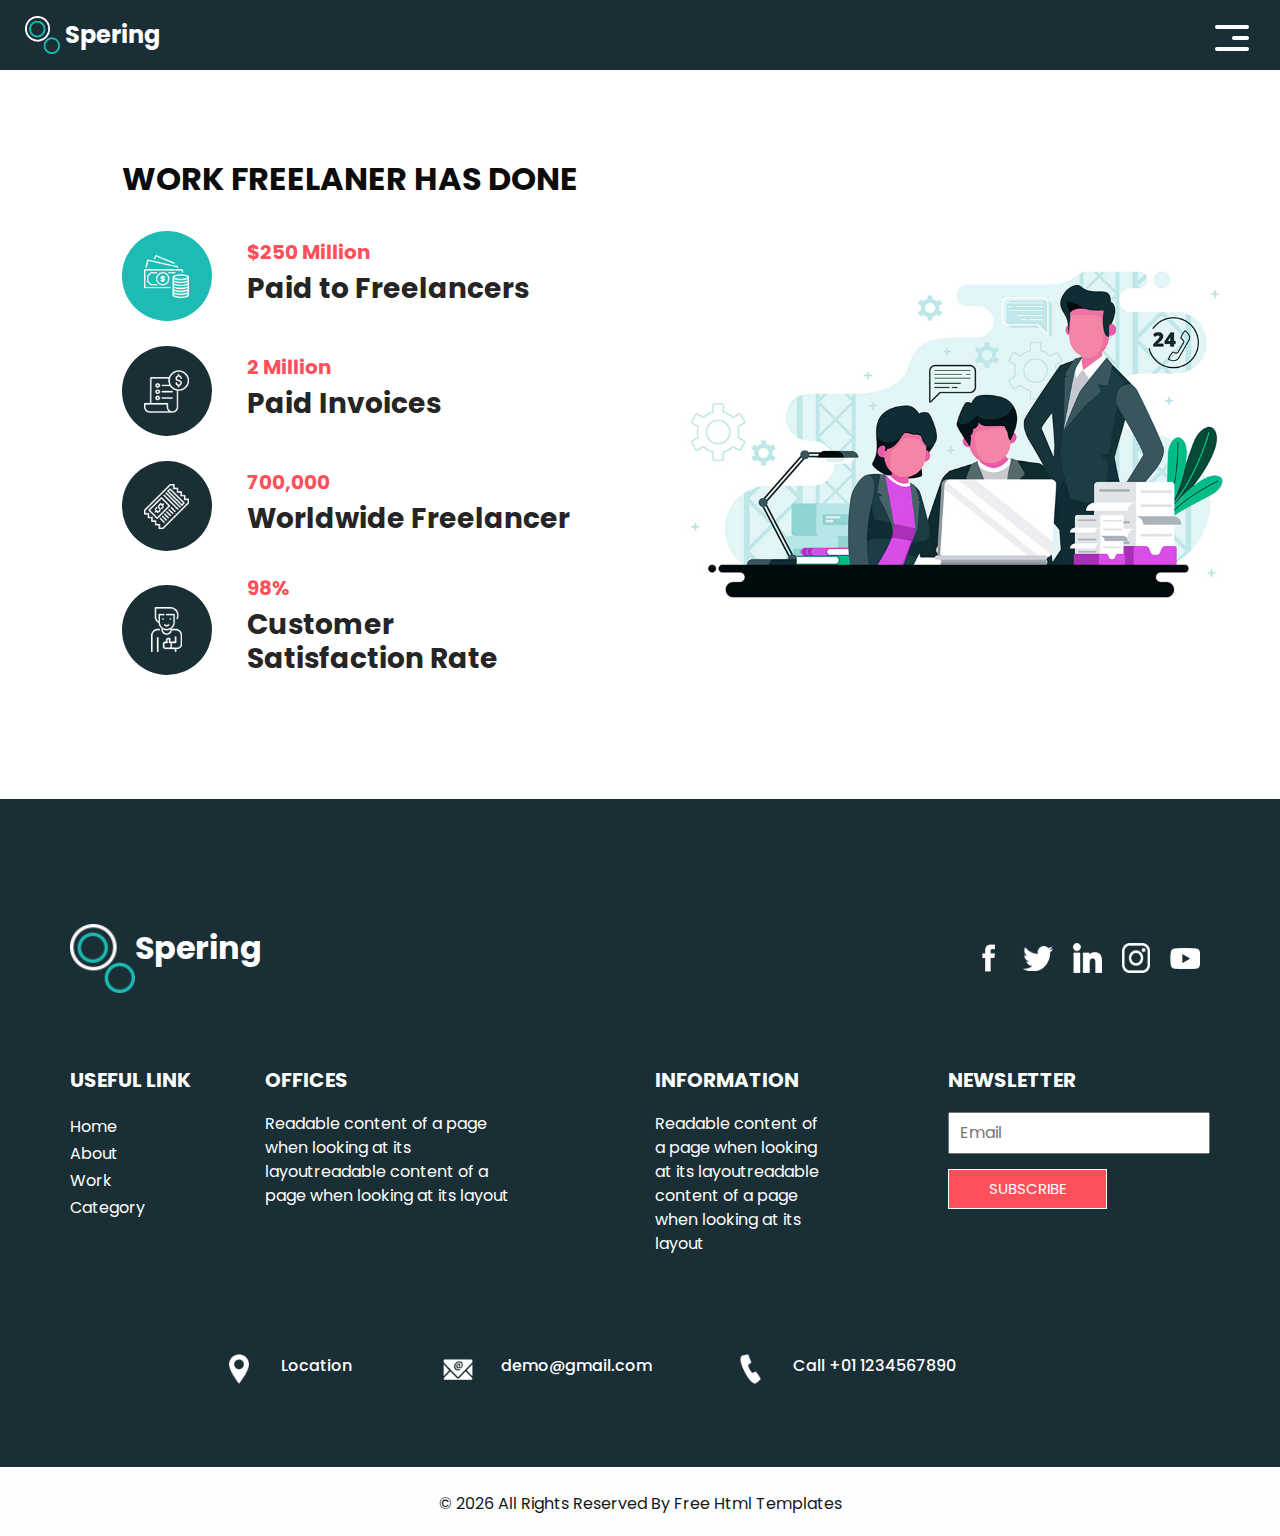
<file: work.html>
<!DOCTYPE html>
<html>

<head>
  <!-- Basic -->
  <meta charset="utf-8" />
  <meta http-equiv="X-UA-Compatible" content="IE=edge" />
  <!-- Mobile Metas -->
  <meta name="viewport" content="width=device-width, initial-scale=1, shrink-to-fit=no" />
  <!-- Site Metas -->
  <meta name="keywords" content="" />
  <meta name="description" content="" />
  <meta name="author" content="" />

  <title>Spering</title>

  <!-- bootstrap core css -->
  <link rel="stylesheet" type="text/css" href="css/bootstrap.css" />

  <link href="https://fonts.googleapis.com/css?family=Poppins:400,700&display=swap" rel="stylesheet">
  <!-- Custom styles for this template -->
  <link href="css/style.css" rel="stylesheet" />
  <!-- responsive style -->
  <link href="css/responsive.css" rel="stylesheet" />
</head>

<body class="sub_page">
  <div class="hero_area">
    <!-- header section strats -->
    <header class="header_section">
      <div class="container-fluid">
        <nav class="navbar navbar-expand-lg custom_nav-container">
          <a class="navbar-brand" href="index.html">
            <img src="images/logo.png" alt="" />
            <span>
              Spering
            </span>
          </a>
          <button class="navbar-toggler" type="button" data-toggle="collapse" data-target="#navbarSupportedContent" aria-controls="navbarSupportedContent" aria-expanded="false" aria-label="Toggle navigation">
            <span class="navbar-toggler-icon"></span>
          </button>

          <div class="collapse navbar-collapse" id="navbarSupportedContent">
            <ul class="navbar-nav  ">
              <li class="nav-item ">
                <a class="nav-link" href="index.html">Home <span class="sr-only">(current)</span></a>
              </li>
              <li class="nav-item">
                <a class="nav-link" href="about.html"> About</a>
              </li>
              <li class="nav-item active">
                <a class="nav-link" href="work.html">Work </a>
              </li>
              <li class="nav-item">
                <a class="nav-link" href="category.html"> Category </a>
              </li>
            </ul>
            <div class="user_option">
              <a href="">
                <span>
                  Login
                </span>
              </a>
              <form class="form-inline my-2 my-lg-0 ml-0 ml-lg-4 mb-3 mb-lg-0">
                <button class="btn  my-2 my-sm-0 nav_search-btn" type="submit"></button>
              </form>
            </div>
          </div>
          <div>
            <div class="custom_menu-btn ">
              <button>
                <span class=" s-1">

                </span>
                <span class="s-2">

                </span>
                <span class="s-3">

                </span>
              </button>
            </div>
          </div>

        </nav>
      </div>
    </header>
    <!-- end header section -->
  </div>


  <!-- freelance section -->

  <section class="freelance_section layout_padding">
    <div id="accordion">
      <div class="container-fluid">
        <div class="row">
          <div class="col-md-5 offset-md-1">
            <div class="detail-box">
              <div class="heading_container">
                <h2>
                  Work Freelaner Has Done
                </h2>
              </div>
              <div class="tab_container">
                <div class="t-link-box" data-toggle="collapse" data-target="#collapseOne" aria-expanded="true" aria-controls="collapseOne">
                  <div class="img-box">
                    <img src="images/f1.png" alt="">
                  </div>
                  <div class="detail-box">
                    <h5>
                      $250 Million
                    </h5>
                    <h3>
                      Paid to Freelancers
                    </h3>
                  </div>
                </div>
                <div class="t-link-box collapsed" data-toggle="collapse" data-target="#collapseTwo" aria-expanded="false" aria-controls="collapseTwo">
                  <div class="img-box">
                    <img src="images/f2.png" alt="">
                  </div>
                  <div class="detail-box">
                    <h5>
                      2 Million
                    </h5>
                    <h3>
                      Paid Invoices
                    </h3>
                  </div>
                </div>
                <div class="t-link-box collapsed" data-toggle="collapse" data-target="#collapseThree" aria-expanded="false" aria-controls="collapseThree">
                  <div class="img-box">
                    <img src="images/f3.png" alt="">
                  </div>
                  <div class="detail-box">
                    <h5>
                      700,000
                    </h5>
                    <h3>
                      Worldwide Freelancer
                    </h3>
                  </div>
                </div>
                <div class="t-link-box collapsed" data-toggle="collapse" data-target="#collapseFour" aria-expanded="false" aria-controls="collapseFour">
                  <div class="img-box">
                    <img src="images/f4.png" alt="">
                  </div>
                  <div class="detail-box">
                    <h5>
                      98%
                    </h5>
                    <h3>
                      Customer <br>
                      Satisfaction Rate
                    </h3>
                  </div>
                </div>
              </div>
            </div>
          </div>
          <div class="col-md-6">
            <div class="collapse show" id="collapseOne" aria-labelledby="headingOne" data-parent="#accordion">
              <div class="img-box">
                <img src="images/freelance-img.jpg" alt="">
              </div>
            </div>
            <div class="collapse" id="collapseTwo" aria-labelledby="headingTwo" data-parent="#accordion">
              <div class="img-box">
                <img src="images/freelance-img.jpg" alt="">
              </div>
            </div>
            <div class="collapse" id="collapseThree" aria-labelledby="headingThree" data-parent="#accordion">
              <div class="img-box">
                <img src="images/freelance-img.jpg" alt="">
              </div>
            </div>
            <div class="collapse" id="collapseFour" aria-labelledby="headingfour" data-parent="#accordion">
              <div class="img-box">
                <img src="images/freelance-img.jpg" alt="">
              </div>
            </div>
          </div>
        </div>
      </div>
    </div>
  </section>

  <!-- end freelance section -->

  <!-- info section -->

  <section class="info_section ">
    <div class="info_container layout_padding-top">
      <div class="container">
        <div class="info_top">
          <div class="info_logo">
            <img src="images/logo.png" alt="" />
            <span>
              Spering
            </span>
          </div>
          <div class="social_box">
            <a href="#">
              <img src="images/fb.png" alt="">
            </a>
            <a href="#">
              <img src="images/twitter.png" alt="">
            </a>
            <a href="#">
              <img src="images/linkedin.png" alt="">
            </a>
            <a href="#">
              <img src="images/instagram.png" alt="">
            </a>
            <a href="#">
              <img src="images/youtube.png" alt="">
            </a>
          </div>
        </div>

        <div class="info_main">
          <div class="row">
            <div class="col-md-3 col-lg-2">
              <div class="info_link-box">
                <h5>
                  Useful Link
                </h5>
                <ul>
                  <li class=" active">
                    <a class="" href="index.html">Home <span class="sr-only">(current)</span></a>
                  </li>
                  <li class="">
                    <a class="" href="about.html">About </a>
                  </li>
                  <li class="">
                    <a class="" href="work.html">Work </a>
                  </li>
                  <li class="">
                    <a class="" href="category.html">Category </a>
                  </li>
                </ul>
              </div>
            </div>
            <div class="col-md-3 ">
              <h5>
                Offices
              </h5>
              <p>
                Readable content of a page when looking at its layoutreadable content of a page when looking at its layout
              </p>
            </div>

            <div class="col-md-3 col-lg-2 offset-lg-1">
              <h5>
                Information
              </h5>
              <p>
                Readable content of a page when looking at its layoutreadable content of a page when looking at its layout
              </p>
            </div>

            <div class="col-md-3  offset-lg-1">
              <div class="info_form ">
                <h5>
                  Newsletter
                </h5>
                <form action="">
                  <input type="email" placeholder="Email">
                  <button>
                    Subscribe
                  </button>
                </form>
              </div>
            </div>
          </div>
        </div>
        <div class="row">
          <div class="col-lg-9 col-md-10 mx-auto">
            <div class="info_contact layout_padding2">
              <div class="row">
                <div class="col-md-3">
                  <a href="#" class="link-box">
                    <div class="img-box">
                      <img src="images/location.png" alt="">
                    </div>
                    <div class="detail-box">
                      <h6>
                        Location
                      </h6>
                    </div>
                  </a>
                </div>
                <div class="col-md-4">
                  <a href="#" class="link-box">
                    <div class="img-box">
                      <img src="images/mail.png" alt="">
                    </div>
                    <div class="detail-box">
                      <h6>
                        demo@gmail.com
                      </h6>
                    </div>
                  </a>
                </div>
                <div class="col-md-5">
                  <a href="#" class="link-box">
                    <div class="img-box">
                      <img src="images/call.png" alt="">
                    </div>
                    <div class="detail-box">
                      <h6>
                        Call +01 1234567890
                      </h6>
                    </div>
                  </a>
                </div>
              </div>
            </div>
          </div>
        </div>

      </div>
    </div>
  </section>

  <!-- end info section -->

  <!-- footer section -->
  <footer class="container-fluid footer_section ">
    <div class="container">
      <p>
        &copy; <span id="displayDate"></span> All Rights Reserved By
        <a href="https://html.design/">Free Html Templates</a>
      </p>
    </div>
  </footer>
  <!-- end  footer section -->


  <script src="js/jquery-3.4.1.min.js"></script>
  <script src="js/bootstrap.js"></script>
  <script src="js/custom.js"></script>



</body>
</body>

</html>
</file>
<file: css/style.css>
body {
  font-family: 'Poppins', sans-serif;
  color: #0c0c0c;
  background-color: #ffffff;
}

.layout_padding {
  padding-top: 90px;
  padding-bottom: 90px;
}

.layout_padding2 {
  padding: 45px 0;
}

.layout_padding2-top {
  padding-top: 45px;
  padding-bottom: 45px;
}

.layout_padding2-bottom {
  padding-bottom: 45px;
}

.layout_padding-top {
  padding-top: 90px;
}

.layout_padding-bottom {
  padding-bottom: 90px;
}

.heading_container {
  display: -webkit-box;
  display: -ms-flexbox;
  display: flex;
}

.heading_container h2 {
  font-weight: bold;
  text-transform: uppercase;
}

/*header section*/
.hero_area {
  height: calc(100vh - 30px);
  background: -webkit-gradient(linear, left top, right top, color-stop(55%, #1a2e35), color-stop(55%, #1cbbb4));
  background: linear-gradient(to right, #1a2e35 55%, #1cbbb4 55%);
  display: -webkit-box;
  display: -ms-flexbox;
  display: flex;
  -webkit-box-orient: vertical;
  -webkit-box-direction: normal;
      -ms-flex-direction: column;
          flex-direction: column;
  position: relative;
}

.sub_page .hero_area {
  height: auto;
  background: none;
  background-color: #1a2e35;
}

.hero_area.sub_pages {
  height: auto;
}

.header_section {
  overflow-x: hidden;
}

.header_section .container-fluid {
  padding-right: 25px;
  padding-left: 25px;
}

.header_section .nav_container {
  margin: 0 auto;
}

.header_section .user_option {
  display: -webkit-box;
  display: -ms-flexbox;
  display: flex;
  -webkit-box-align: center;
      -ms-flex-align: center;
          align-items: center;
}

.header_section .user_option a {
  display: -webkit-box;
  display: -ms-flexbox;
  display: flex;
  color: #ffffff;
  -webkit-box-align: center;
      -ms-flex-align: center;
          align-items: center;
}

.header_section .user_option a img {
  min-width: 20px;
  height: 20px;
  margin-right: 5px;
}

.custom_nav-container.navbar-expand-lg .navbar-nav .nav-item .nav-link {
  padding: 10px 15px;
  color: #ffffff;
  text-align: center;
}

a,
a:hover,
a:focus {
  text-decoration: none;
}

a:hover,
a:focus {
  color: initial;
}

.btn,
.btn:focus {
  outline: none !important;
  -webkit-box-shadow: none;
          box-shadow: none;
}

.custom_nav-container .nav_search-btn {
  background-image: url(../images/search-icon.png);
  background-size: 17px;
  background-repeat: no-repeat;
  background-position-y: 7px;
  width: 35px;
  height: 35px;
  padding: 0;
  border: none;
}

.custom_nav-container form {
  padding-top: 7px;
}

.navbar-brand {
  margin-right: 5%;
  display: -webkit-box;
  display: -ms-flexbox;
  display: flex;
  -webkit-box-align: center;
      -ms-flex-align: center;
          align-items: center;
}

.navbar-brand img {
  width: 35px;
  margin-right: 5px;
}

.navbar-brand span {
  font-weight: bold;
  color: #ffffff;
  font-size: 24px;
}

.custom_nav-container {
  z-index: 99999;
  padding: 0;
  height: 70px;
}

.custom_nav-container .navbar-toggler {
  outline: none;
}

.custom_nav-container .navbar-toggler .navbar-toggler-icon {
  background-image: url(../images/menu.png);
  background-size: 30px;
  width: 32px;
  height: 32px;
}

.lg_toggl-btn {
  background-color: transparent;
  border: none;
  outline: none;
  width: 56px;
  height: 40px;
  cursor: pointer;
}

.lg_toggl-btn:focus {
  outline: none;
}

.login_btn-container {
  padding-top: 30px;
}

.login_btn-container a {
  color: #1cbbb4;
  text-transform: uppercase;
}

/*end header section*/
/* slider section */
.slider_section {
  -webkit-box-flex: 1;
      -ms-flex: 1;
          flex: 1;
  display: -webkit-box;
  display: -ms-flexbox;
  display: flex;
  -webkit-box-align: center;
      -ms-flex-align: center;
          align-items: center;
  position: relative;
}

.slider_section .row {
  -webkit-box-align: center;
      -ms-flex-align: center;
          align-items: center;
}

.slider_section .row > div {
  position: unset;
}

.slider_section .detail-box h1 {
  color: #ffffff;
  font-weight: bold;
  text-transform: uppercase;
}

.slider_section .detail-box p {
  color: #ffffff;
  margin-top: 15px;
}

.slider_section .detail-box .btn-box {
  display: -webkit-box;
  display: -ms-flexbox;
  display: flex;
  -ms-flex-wrap: wrap;
      flex-wrap: wrap;
  margin: 45px -5px 0 -5px;
}

.slider_section .detail-box .btn-box a {
  text-align: center;
  width: 165px;
  font-size: 15px;
  margin: 5px;
}

.slider_section .detail-box .btn-box .btn-1 {
  display: inline-block;
  padding: 10px 0;
  background-color: #ff4f5a;
  color: #ffffff;
  -webkit-transition: all 0.3s;
  transition: all 0.3s;
  border: 1px solid transparent;
  border-radius: 0;
}

.slider_section .detail-box .btn-box .btn-1:hover {
  background-color: transparent;
  border-color: #ff4f5a;
  color: #ff4f5a;
}

.slider_section .detail-box .btn-box .btn-2 {
  display: inline-block;
  padding: 10px 0;
  background-color: #ffffff;
  color: #252525;
  -webkit-transition: all 0.3s;
  transition: all 0.3s;
  border: 1px solid transparent;
  border-radius: 0;
}

.slider_section .detail-box .btn-box .btn-2:hover {
  background-color: transparent;
  border-color: #ffffff;
  color: #ffffff;
}

.slider_section .img-container .img-box img {
  width: 100%;
}

.slider_section #carouselExampleIndicators {
  position: unset;
  width: 100%;
}

.slider_section .carousel_btn-container {
  width: 120px;
  position: absolute;
  bottom: 0;
  display: -webkit-box;
  display: -ms-flexbox;
  display: flex;
  -webkit-box-pack: justify;
      -ms-flex-pack: justify;
          justify-content: space-between;
  left: 8.5%;
  z-index: 999;
  -webkit-transform: translateY(50%);
          transform: translateY(50%);
}

.slider_section .carousel_btn-container .carousel-control-prev,
.slider_section .carousel_btn-container .carousel-control-next {
  position: relative;
  width: 55px;
  height: 55px;
  border: none;
  border-radius: 100%;
  opacity: 1;
  background-repeat: no-repeat;
  background-size: 14px;
  background-position: center;
  background-color: #1cbbb4;
  margin: 2px;
}

.slider_section .carousel_btn-container .carousel-control-prev:hover,
.slider_section .carousel_btn-container .carousel-control-next:hover {
  background-color: #ff4f5a;
}

.slider_section .carousel_btn-container .carousel-control-prev {
  background-image: url(../images/prev.png);
}

.slider_section .carousel_btn-container .carousel-control-next {
  background-image: url(../images/next.png);
}

.slider_section ol.carousel-indicators {
  margin: 0;
  width: 75px;
  bottom: 45px;
  left: initial;
  right: 25px;
}

.slider_section ol.carousel-indicators li {
  border-radius: 100%;
  text-indent: 0px;
  text-align: center;
  line-height: 55px;
  color: #ffffff;
  background-color: transparent;
  opacity: 1;
  display: none;
}

.slider_section ol.carousel-indicators li.active {
  display: block;
}

.experience_section .row {
  -webkit-box-align: center;
      -ms-flex-align: center;
          align-items: center;
}

.experience_section .detail-box p {
  margin-top: 20px;
}

.experience_section .detail-box .btn-box {
  display: -webkit-box;
  display: -ms-flexbox;
  display: flex;
  -ms-flex-wrap: wrap;
      flex-wrap: wrap;
  margin: 45px -5px 0 -5px;
}

.experience_section .detail-box .btn-box a {
  text-align: center;
  width: 165px;
  font-size: 15px;
  margin: 5px;
}

.experience_section .detail-box .btn-box .btn-1 {
  display: inline-block;
  padding: 10px 0;
  background-color: #ff4f5a;
  color: #ffffff;
  -webkit-transition: all 0.3s;
  transition: all 0.3s;
  border: 1px solid transparent;
  border-radius: 0;
}

.experience_section .detail-box .btn-box .btn-1:hover {
  background-color: transparent;
  border-color: #ff4f5a;
  color: #ff4f5a;
}

.experience_section .detail-box .btn-box .btn-2 {
  display: inline-block;
  padding: 10px 0;
  background-color: #1a2e35;
  color: #ffffff;
  -webkit-transition: all 0.3s;
  transition: all 0.3s;
  border: 1px solid transparent;
  border-radius: 0;
}

.experience_section .detail-box .btn-box .btn-2:hover {
  background-color: transparent;
  border-color: #1a2e35;
  color: #1a2e35;
}

.experience_section .img-box img {
  width: 100%;
}

.category_section {
  background-color: #1cbbb4;
  color: #ffffff;
  text-align: center;
}

.category_section .heading_container {
  -webkit-box-pack: center;
      -ms-flex-pack: center;
          justify-content: center;
}

.category_section .heading_container h2 {
  border-bottom: 1px solid #ffffff;
}

.category_section .category_container {
  display: -webkit-box;
  display: -ms-flexbox;
  display: flex;
  -ms-flex-wrap: wrap;
      flex-wrap: wrap;
  -webkit-box-pack: justify;
      -ms-flex-pack: justify;
          justify-content: space-between;
  margin-top: 25px;
}

.category_section .category_container .box {
  display: -webkit-box;
  display: -ms-flexbox;
  display: flex;
  -webkit-box-orient: vertical;
  -webkit-box-direction: normal;
      -ms-flex-direction: column;
          flex-direction: column;
  -webkit-box-align: center;
      -ms-flex-align: center;
          align-items: center;
  margin: 10px 0;
  min-width: 130px;
  -ms-flex-preferred-size: 26%;
      flex-basis: 26%;
}

.category_section .category_container .box .img-box {
  width: 120px;
  height: 120px;
  display: -webkit-box;
  display: -ms-flexbox;
  display: flex;
  -webkit-box-pack: center;
      -ms-flex-pack: center;
          justify-content: center;
  -webkit-box-align: center;
      -ms-flex-align: center;
          align-items: center;
}

.about_section {
  text-align: center;
}

.about_section .img-box img {
  width: 100%;
}

.about_section .detail-box h2 {
  font-weight: bold;
  text-transform: uppercase;
}

.about_section .detail-box p {
  margin-top: 15px;
}

.about_section .detail-box a {
  display: inline-block;
  padding: 10px 45px;
  background-color: #ff4f5a;
  color: #ffffff;
  -webkit-transition: all 0.3s;
  transition: all 0.3s;
  border: 1px solid transparent;
  border-radius: 0;
  margin-top: 25px;
}

.about_section .detail-box a:hover {
  background-color: transparent;
  border-color: #ff4f5a;
  color: #ff4f5a;
}

.freelance_section .row {
  -webkit-box-align: center;
      -ms-flex-align: center;
          align-items: center;
}

.freelance_section .tab_container .t-link-box {
  margin: 25px 0;
  display: -webkit-box;
  display: -ms-flexbox;
  display: flex;
  -webkit-box-align: center;
      -ms-flex-align: center;
          align-items: center;
  cursor: pointer;
}

.freelance_section .tab_container .t-link-box .img-box {
  width: 90px;
  height: 90px;
  min-width: 90px;
  min-height: 90px;
  display: -webkit-box;
  display: -ms-flexbox;
  display: flex;
  -webkit-box-pack: center;
      -ms-flex-pack: center;
          justify-content: center;
  -webkit-box-align: center;
      -ms-flex-align: center;
          align-items: center;
  background-color: #1a2e35;
  border-radius: 100%;
  margin-right: 35px;
}

.freelance_section .tab_container .t-link-box .img-box img {
  width: auto;
  height: auto;
  max-width: 45px;
  max-height: 45px;
}

.freelance_section .tab_container .t-link-box .detail-box h5 {
  font-weight: bold;
  color: #ff4f5a;
}

.freelance_section .tab_container .t-link-box .detail-box h3 {
  font-weight: bold;
  color: #252525;
}

.freelance_section .tab_container .t-link-box[aria-expanded="true"] .img-box, .freelance_section .tab_container .t-link-box:hover .img-box {
  background-color: #1cbbb4;
}

.freelance_section .img-box img {
  width: 100%;
}

.client_section .heading_container {
  -webkit-box-pack: center;
      -ms-flex-pack: center;
          justify-content: center;
  margin-bottom: 25px;
}

.client_section .detail-box {
  text-align: center;
  margin: 25px 35px;
  padding: 45px 65px 35px 65px;
  -webkit-box-shadow: 0px 0px 20px 0 rgba(0, 0, 0, 0.2);
          box-shadow: 0px 0px 20px 0 rgba(0, 0, 0, 0.2);
}

.client_section .detail-box h4 {
  font-weight: bold;
}

.client_section .detail-box p {
  margin-top: 15px;
  margin-bottom: 25px;
}

.client_section .carousel-control-prev,
.client_section .carousel-control-next {
  top: 50%;
  width: 65px;
  height: 65px;
  border: none;
  border-radius: 100%;
  opacity: 1;
  background-repeat: no-repeat;
  background-size: 10px;
  background-position: center;
  background-color: #1a2e35;
  margin: 2px;
  -webkit-transform: translateY(-50%);
          transform: translateY(-50%);
}

.client_section .carousel-control-prev {
  background-image: url(../images/prev-angle.png);
}

.client_section .carousel-control-next {
  background-image: url(../images/next-angle.png);
}

/* info section */
.info_section {
  position: relative;
  background-color: #1a2e35;
  color: #ffffff;
}

.info_section .heading_container {
  margin-bottom: 45px;
}

.info_section h5 {
  text-transform: uppercase;
  font-weight: bold;
  margin-bottom: 20px;
}

.info_section .info_top {
  display: -webkit-box;
  display: -ms-flexbox;
  display: flex;
  -webkit-box-align: center;
      -ms-flex-align: center;
          align-items: center;
  -webkit-box-pack: justify;
      -ms-flex-pack: justify;
          justify-content: space-between;
  margin-top: 35px;
  margin-bottom: 75px;
}

.info_section .info_top .info_logo {
  display: -webkit-box;
  display: -ms-flexbox;
  display: flex;
}

.info_section .info_top .info_logo img {
  width: 65px;
}

.info_section .info_top .info_logo span {
  color: #ffffff;
  font-weight: bold;
  font-size: 32px;
}

.info_section .info_top .social_box {
  display: -webkit-box;
  display: -ms-flexbox;
  display: flex;
  -webkit-box-align: center;
      -ms-flex-align: center;
          align-items: center;
}

.info_section .info_top .social_box a {
  margin: 0 10px;
}

.info_section .info_top .social_box a img {
  width: auto;
  height: auto;
  max-width: 30px;
  max-height: 30px;
}

.info_section a {
  text-transform: none;
}

.info_section ul {
  padding: 0;
}

.info_section ul li {
  list-style-type: none;
  margin: 3px 0;
}

.info_section ul li a {
  color: #ffffff;
}

.info_section .info_link-box {
  display: -webkit-box;
  display: -ms-flexbox;
  display: flex;
  -webkit-box-orient: vertical;
  -webkit-box-direction: normal;
      -ms-flex-direction: column;
          flex-direction: column;
}

.info_section .info_form form input {
  outline: none;
  width: 100%;
  padding: 7px 10px;
}

.info_section .info_form form button {
  display: inline-block;
  padding: 8px 40px;
  background-color: #ff4f5a;
  color: #ffffff;
  -webkit-transition: all 0.3s;
  transition: all 0.3s;
  border: 1px solid transparent;
  border-radius: 0;
  border: 1.5px solid #ffffff;
  margin-top: 15px;
  text-transform: uppercase;
  font-size: 15px;
}

.info_section .info_form form button:hover {
  background-color: transparent;
  border-color: #ff4f5a;
  color: #ff4f5a;
}

.info_section .info_contact .link-box {
  display: -webkit-box;
  display: -ms-flexbox;
  display: flex;
  -webkit-box-align: center;
      -ms-flex-align: center;
          align-items: center;
  margin: 30px 0;
  color: #ffffff;
}

.info_section .info_contact .link-box .img-box {
  display: -webkit-box;
  display: -ms-flexbox;
  display: flex;
  -webkit-box-pack: center;
      -ms-flex-pack: center;
          justify-content: center;
  -webkit-box-align: center;
      -ms-flex-align: center;
          align-items: center;
  min-width: 45px;
  min-height: 45px;
  margin-right: 20px;
}

.info_section .info_contact .link-box .img-box img {
  width: auto;
  height: auto;
  max-width: 30px;
  max-height: 30px;
}

/* end info section */
/* footer section*/
.footer_section {
  display: -webkit-box;
  display: -ms-flexbox;
  display: flex;
  -webkit-box-orient: vertical;
  -webkit-box-direction: normal;
      -ms-flex-direction: column;
          flex-direction: column;
  -webkit-box-pack: center;
      -ms-flex-pack: center;
          justify-content: center;
  background-color: #fdfeff;
}

.footer_section p {
  color: #171717;
  margin: 0;
  padding: 25px 0 20px 0;
  margin: 0 auto;
  text-align: center;
}

.footer_section a {
  color: #171717;
}

/* end footer section*/
#navbarSupportedContent {
  -webkit-transform: translateX(100vw);
          transform: translateX(100vw);
  opacity: 0;
  -webkit-transition: all 0.3s ease-in;
  transition: all 0.3s ease-in;
  -webkit-box-pack: justify;
      -ms-flex-pack: justify;
          justify-content: space-between;
  -webkit-box-align: center;
      -ms-flex-align: center;
          align-items: center;
}

#navbarSupportedContent.lg_nav-toggle {
  -webkit-transform: translateX(0);
          transform: translateX(0);
  opacity: 1;
}

.custom_menu-btn button {
  margin-top: 12px;
  outline: none;
  border: none;
  background-color: transparent;
}

.custom_menu-btn button span {
  display: block;
  width: 34px;
  height: 4px;
  background-color: #fff;
  margin: 7px 0;
  -webkit-transition: all 0.3s;
  transition: all 0.3s;
  border-radius: 10px;
}

.custom_menu-btn .s-2 {
  -webkit-transition: all 0.1s;
  transition: all 0.1s;
  width: 17px;
  margin-left: auto;
}

.menu_btn-style button .s-1 {
  -webkit-transform: rotate(45deg) translate(8px, 8px);
          transform: rotate(45deg) translate(8px, 8px);
}

.menu_btn-style button .s-2 {
  -webkit-transform: translateX(100px);
          transform: translateX(100px);
}

.menu_btn-style button .s-3 {
  -webkit-transform: rotate(-45deg) translate(8px, -8px);
          transform: rotate(-45deg) translate(8px, -8px);
}
/*# sourceMappingURL=style.css.map */
</file>
<file: css/responsive.css>
@media (max-width: 1120px) {}

@media (max-width: 992px) {
  .hero_area {
    height: auto;
  }

  #navbarSupportedContent {
    opacity: 1;
    transform: none;
    margin-top: 15px;
  }


  .navbar-toggler {
    padding: 0.25rem 0;
  }


  .header_section .user_option {
    display: none;
  }

  .custom_menu-btn {
    display: none;
  }

  .navbar-nav {
    align-items: center;
  }

  .custom_nav-container .navbar-toggler {
    margin-left: auto;
  }

  .custom_nav-container {
    padding: 15px 0;
    height: auto;
  }

  .slider_section {
    padding-top: 45px;
    padding-bottom: 120px;
  }

  .info_section .info_contact .link-box .img-box {
    margin-right: 8px;
  }

}

@media (max-width: 767px) {
  .hero_area {
    background: none;
    background-color: #1a2e35;
    /* background: linear-gradient(to bottom, #1a2e35 40%, #1cbbb4 40%); */
  }

  .slider_section {
    text-align: center;
    padding-bottom: 0;
  }

  .slider_section .detail-box {
    margin-bottom: 75px;
  }

  .slider_section .detail-box .btn-box {
    justify-content: center;
  }


  .img-container {
    padding: 0;
  }

  .slider_section .img-container .img-box {

    padding: 45px 0;
    background-color: #1cbbb4;
  }

  .experience_section .img-box {

    margin-bottom: 45px;

  }

  .category_section .category_container .box {
    flex-basis: 34%;
  }

  .client_section .detail-box {
    margin: 25px;
    padding: 45px 25px 35px 25px;
  }

  .client_section .carousel-control-prev,
  .client_section .carousel-control-next {
    top: 92%;
  }

  .info_section .info_top {

    flex-direction: column;

  }

  .info_section .info_top .social_box {
    margin-top: 35px;
  }

  .info_section .row>div {

    display: flex;
    flex-direction: column;
    align-items: center;
    text-align: center;
    margin-bottom: 25px;

  }

  .info_section .info_contact .link-box {
    margin: 0;
  }



}

@media (max-width: 576px) {
  .category_section .category_container {
    justify-content: center;
  }

  .category_section .category_container .box {
    flex-basis: 52%;
  }
}

@media (max-width: 480px) {}

@media (max-width: 420px) {
  .client_section .detail-box {
    margin: 25px 5px;
    box-shadow: 0px 0px 2px 0 rgba(0, 0, 0, 0.2);
  }

  .slider_section .carousel_btn-container {

    width: 100px;
  }

  .slider_section .carousel_btn-container .carousel-control-prev,
  .slider_section .carousel_btn-container .carousel-control-next {
    width: 45px;
    height: 45px;
    background-size: 12px;
  }

  .slider_section ol.carousel-indicators {
    right: 0;
  }

  .client_section .carousel-control-prev,
  .client_section .carousel-control-next {

    top: 95%;

  }


  .client_section .carousel-control-prev,
  .client_section .carousel-control-next {
    width: 50px;
    height: 50px;
    background-size: 8px;
  }

  .freelance_section .tab_container .t-link-box .detail-box h3 {
    font-size: 22px;
  }
}

@media (max-width: 360px) {}

@media (min-width: 1200px) {
  .container {
    max-width: 1170px;
  }
}
</file>
<file: css/user.css>
/* ========== Reset & Font ========== */
* {
  margin: 0;
  padding: 0;
  box-sizing: border-box;
}

body {
  font-family: 'Segoe UI', Tahoma, Geneva, Verdana, sans-serif;
  background: #f9f9f9;
  color: #333;
  line-height: 1.6;
}

/* ========== Navbar ========== */
.navbar {
  background: #1f1f1f;
  color: #fff;
  padding: 1rem 2rem;
  display: flex;
  justify-content: space-between;
  align-items: center;
  flex-wrap: wrap;
  box-shadow: 0 2px 8px rgba(0,0,0,0.1);
}

.navbar .brand {
  display: flex;
  align-items: center;
  gap: 0.75rem;
  font-weight: 600;
  font-size: 1.6rem;
  color: gold;
}

.logo {
  height: 42px;
  width: auto;
}

/* Nav Links */
.nav-links {
  list-style: none;
  display: flex;
  gap: 1.5rem;
}

.nav-links li a {
  color: #f0f0f0;
  text-decoration: none;
  font-weight: 500;
  transition: color 0.3s ease;
}

.nav-links li a:hover {
  color: gold;
}

/* Logout Button */
.nav-logout {
  background: #e74c3c;
  color: #fff;
  border: none;
  padding: 0.5rem 1.2rem;
  margin-left: 1rem;
  border-radius: 5px;
  font-weight: bold;
  cursor: pointer;
  transition: background 0.3s ease;
}

.nav-logout:hover {
  background: #c0392b;
}

/* Toggle (Mobile) */
.nav-toggle {
  display: none;
  font-size: 1.8rem;
  cursor: pointer;
  color: white;
}

/* ========== Hero ========== */
.hero {
  background: linear-gradient(to right, #f1c40f, #f39c12);
  color: #111;
  padding: 3rem 1rem;
  text-align: center;
  font-size: 1.4rem;
  box-shadow: inset 0 -3px 10px rgba(0,0,0,0.1);
}

/* ========== Profile Picture ========== */
.profile-pic {
  text-align: center;
  margin-top: 1.5rem;
}

.profile-pic img {
  width: 120px;
  height: 120px;
  object-fit: cover;
  border-radius: 50%;
  border: 4px solid gold;
  box-shadow: 0 4px 15px rgba(0,0,0,0.2);
}

/* ========== Sections ========== */
.section {
  padding: 2.5rem 1.5rem;
  max-width: 900px;
  margin: 0 auto;
}

.section h2 {
  font-size: 1.8rem;
  margin-bottom: 1rem;
  color: #333;
}

/* ========== Price Box ========== */
.price-box {
  background: white;
  padding: 1rem;
  margin: 1rem 0;
  border-radius: 8px;
  border: 1px solid #ddd;
  font-size: 1.2rem;
  text-align: center;
  box-shadow: 0 2px 8px rgba(0,0,0,0.05);
}

/* ========== Button ========== */
.btn {
  background-color: #f5b301; /* warna emas */
  color: #fff;
  padding: 12px 24px;
  border: none;
  border-radius: 8px;
  font-size: 16px;
  font-weight: 600;
  cursor: pointer;
  box-shadow: 0 4px 8px rgba(0,0,0,0.1);
  transition: background-color 0.3s ease, transform 0.2s ease;
}

.btn:hover {
  background-color: #dba600; /* warna emas gelap saat hover */
  transform: translateY(-2px);
}

.btn:active {
  transform: scale(0.98);
}


.btn:hover {
  background: #2471a3;
}

/* ========== Tabs ========== */
.tabs {
  display: flex;
  gap: 1rem;
  margin-bottom: 1rem;
  flex-wrap: wrap;
}

.tab-btn {
  padding: 0.5rem 1rem;
  border: none;
  background: #e0e0e0;
  cursor: pointer;
  border-radius: 6px;
  font-weight: 500;
  transition: background 0.3s;
}

.tab-btn.active {
  background: gold;
  color: #111;
}

/* ========== Form Styling ========== */
.tab-content {
  display: none;
  background: #fff;
  padding: 1.5rem;
  border: 1px solid #ddd;
  border-radius: 10px;
  box-shadow: 0 2px 12px rgba(0,0,0,0.05);
}

.tab-content.active {
  display: block;
}

input,
select {
  display: block;
  margin: 0.75rem 0 1.2rem;
  padding: 0.6rem 0.9rem;
  width: 100%;
  border: 1px solid #ccc;
  border-radius: 6px;
  font-size: 1rem;
  transition: border-color 0.3s;
}

input:focus,
select:focus {
  border-color: #3498db;
  outline: none;
}

.total-harga {
  font-weight: bold;
  font-size: 1.1rem;
  margin: 0.75rem 0;
  color: #444;
}

.response {
  margin-top: 0.5rem;
  font-weight: 500;
}

/* ========== Image Slider ========== */
.image-slider {
  overflow-x: auto;
  white-space: nowrap;
  width: 100%;
  border: 1px solid #ccc;
  border-radius: 10px;
  margin: 2rem 0;
  scroll-behavior: smooth;
}

.slider-track {
  display: flex;
  gap: 1rem;
  padding: 1rem;
}

.slider-track img {
  height: 360px;
  width: calc(33.33% - 1rem);
  border-radius: 10px;
  object-fit: cover;
  flex-shrink: 0;
  transition: transform 0.3s ease;
  box-shadow: 0 6px 20px rgba(0,0,0,0.15);
}

.slider-track img:hover {
  transform: scale(1.03);
}

/* ========== Footer ========== */
.footer {
  background: #1f1f1f;
  color: #bbb;
  text-align: center;
  padding: 1.2rem;
  margin-top: 3rem;
  font-size: 0.9rem;
}

/* ========== Responsive ========== */
@media screen and (max-width: 768px) {
  .nav-links {
    display: none;
    flex-direction: column;
    background: #2f2f2f;
    position: absolute;
    top: 60px;
    right: 0;
    width: 200px;
    padding: 1rem;
    border-radius: 6px;
  }

  .nav-links.show {
    display: flex;
  }

  .nav-toggle {
    display: block;
  }

  .slider-track img {
    width: 80%;
    height: auto;
  }
}
.gold-chart-container {
  margin-top: 1rem;
  border-radius: 12px;
  overflow: hidden;
  box-shadow: 0 4px 10px rgba(0, 0, 0, 0.1);
  background: white;
}


.section {
    background-color: #fff;
    padding: 40px 20px;
    margin: 20px auto;
    border-radius: 10px;
    max-width: 900px;
    box-shadow: 0 0 15px rgba(0, 0, 0, 0.1);
  }

  .section h2 {
    text-align: center;
    color: #444;
    margin-bottom: 20px;
  }

  /* Harga Antam */
  .price-box {
    font-size: 1.8rem;
    font-weight: bold;
    text-align: center;
    background-color: #ffebcc;
    color: #b36b00;
    padding: 20px;
    border-radius: 8px;
    margin-bottom: 15px;
    border: 1px solid #ffc107;
  }

  #refreshPrice {
    display: block;
    margin: 0 auto;
    background-color: #ffc107;
    color: #333;
    border: none;
    padding: 10px 20px;
    border-radius: 6px;
    font-weight: 500;
    transition: background-color 0.3s ease;
  }

  #refreshPrice:hover {
    background-color: #e0a800;
  }

  /* Daftar Produk */
  .container {
    max-width: 1000px;
    margin: 30px auto;
    background-color: #fff;
    padding: 30px;
    border-radius: 12px;
    box-shadow: 0 0 10px rgba(0,0,0,0.08);
  }

  .text-center {
    text-align: center;
  }

  table.table {
    width: 100%;
    border-collapse: collapse;
    margin-top: 20px;
  }

  table thead {
    background-color: #007bff;
    color: white;
  }

  table th, table td {
    padding: 12px 15px;
    border: 1px solid #dee2e6;
    text-align: center;
    vertical-align: middle;
  }

  table tbody tr:hover {
    background-color: #f1f1f1;
  }

  @media (max-width: 768px) {
    .section, .container {
      padding: 20px;
    }

    table th, table td {
      font-size: 14px;
      padding: 8px;
    }

    .price-box {
      font-size: 1.4rem;
    }

    #refreshPrice {
      width: 100%;
    }
  }
</file>
